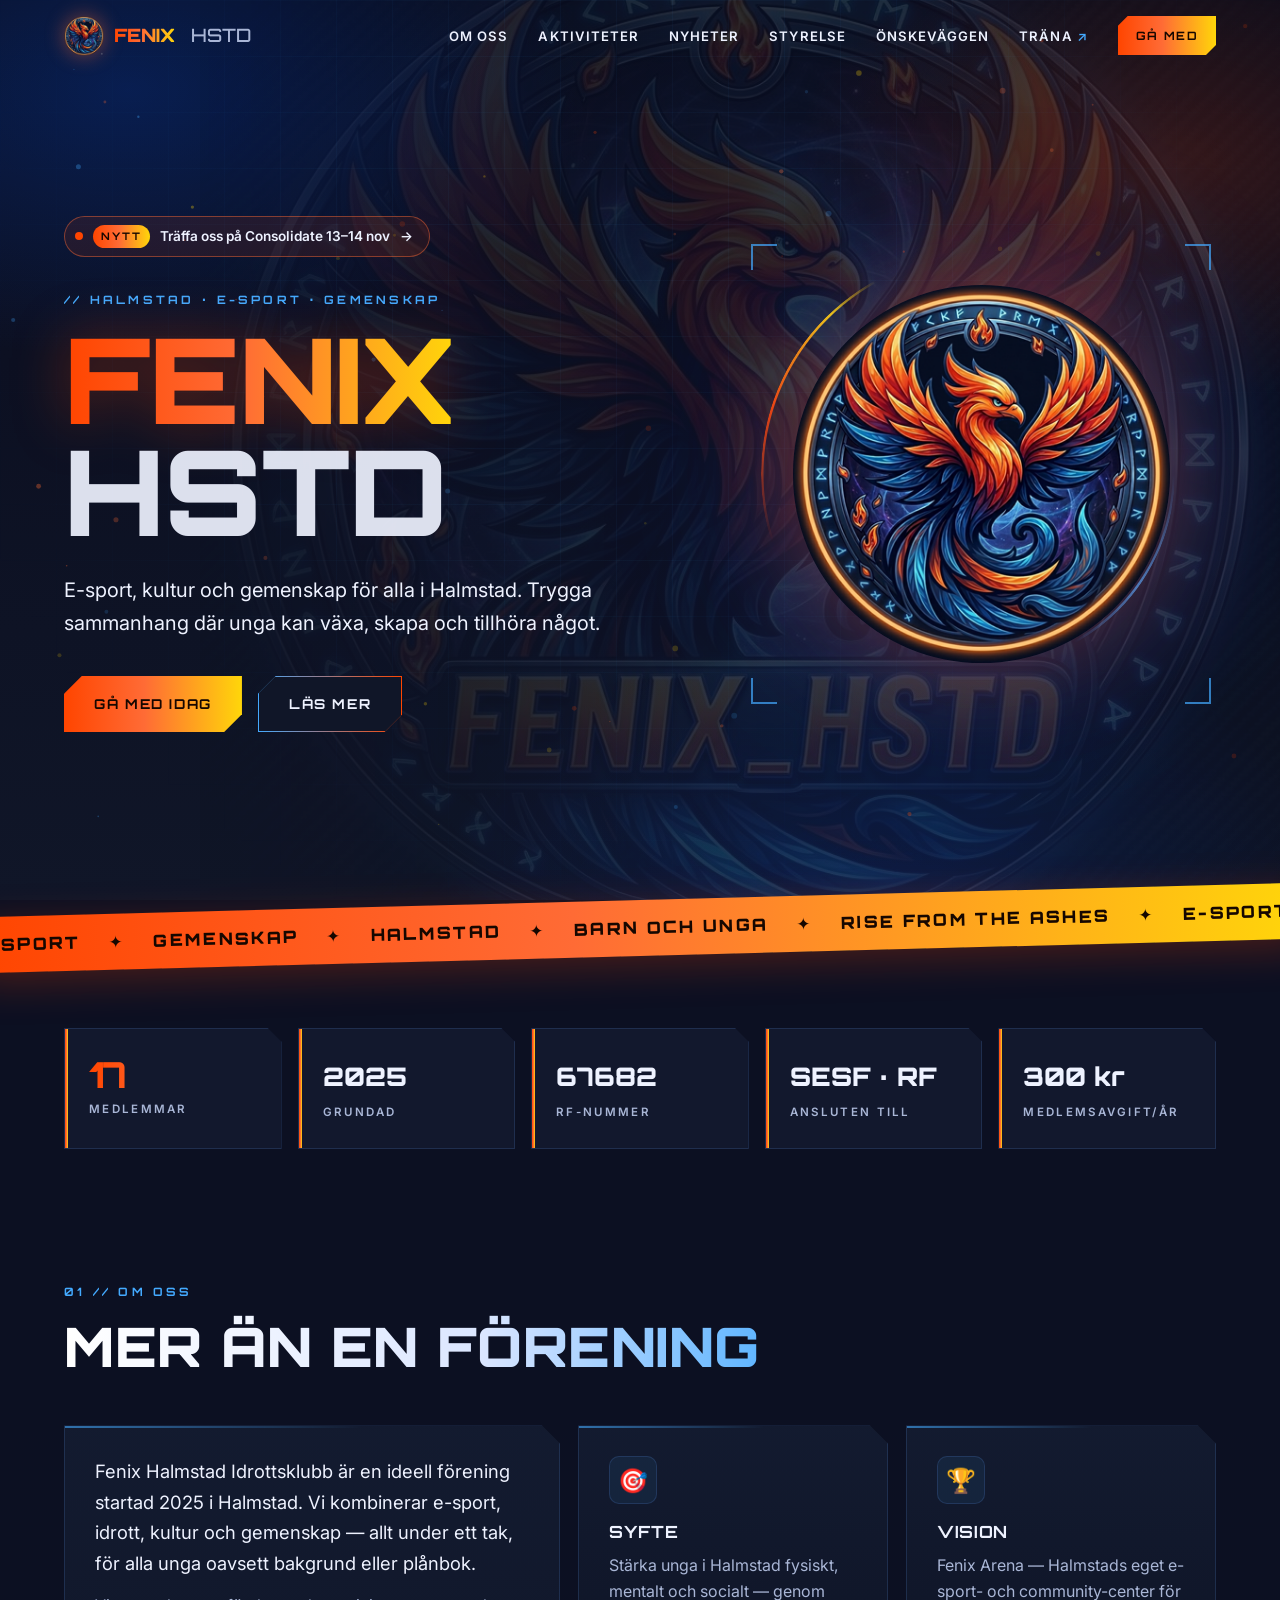
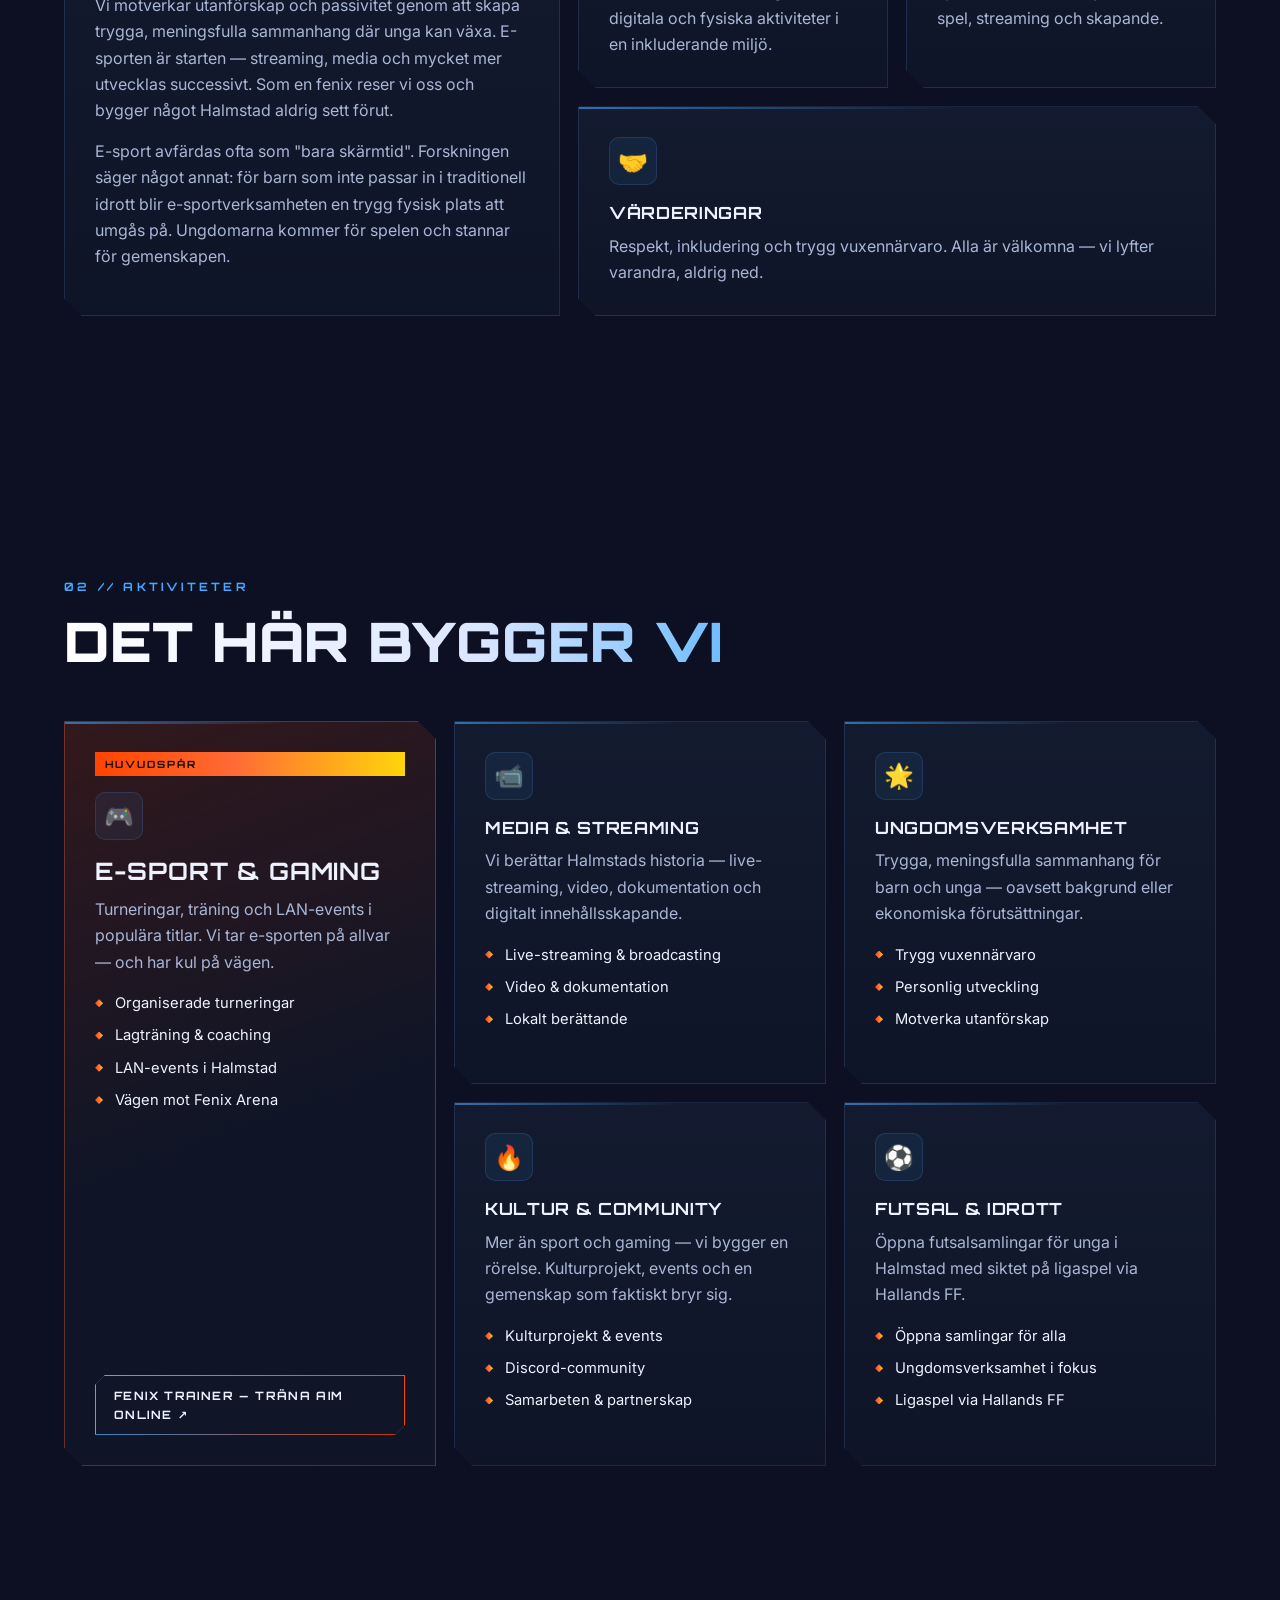
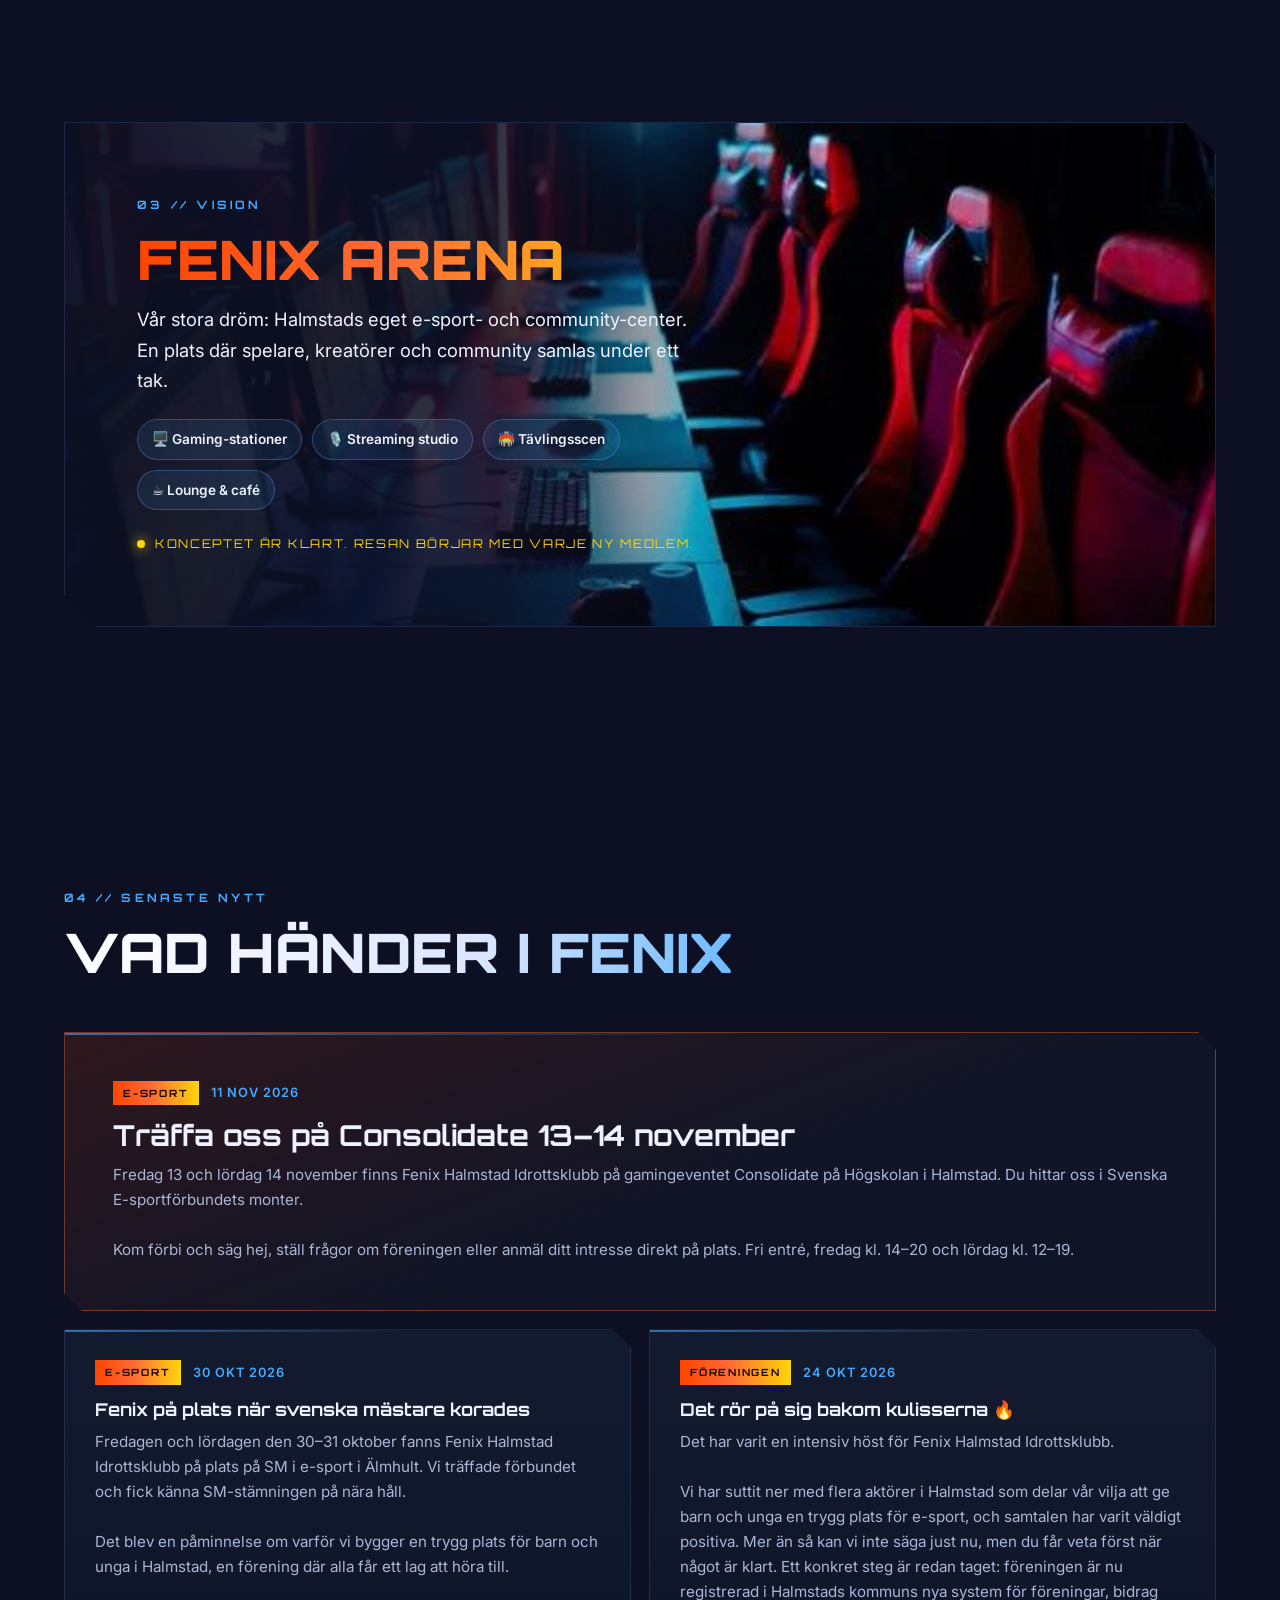
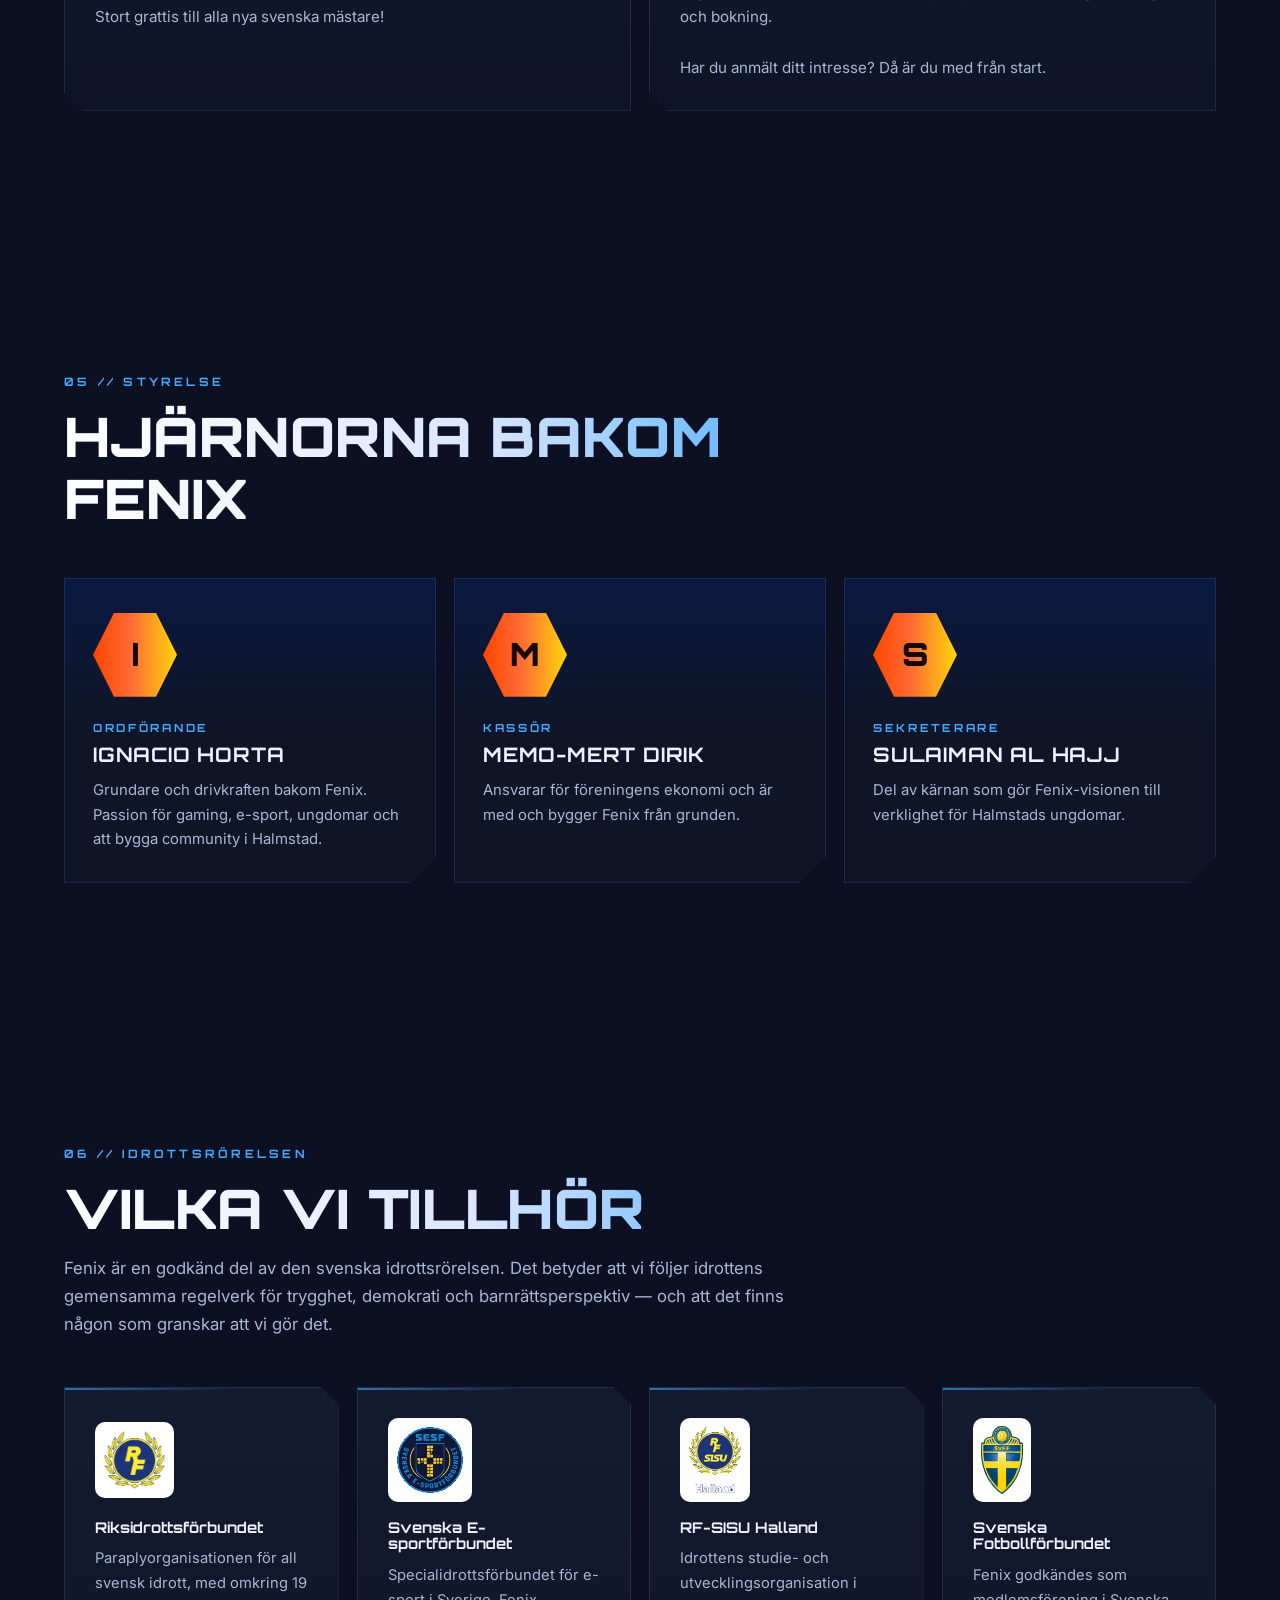
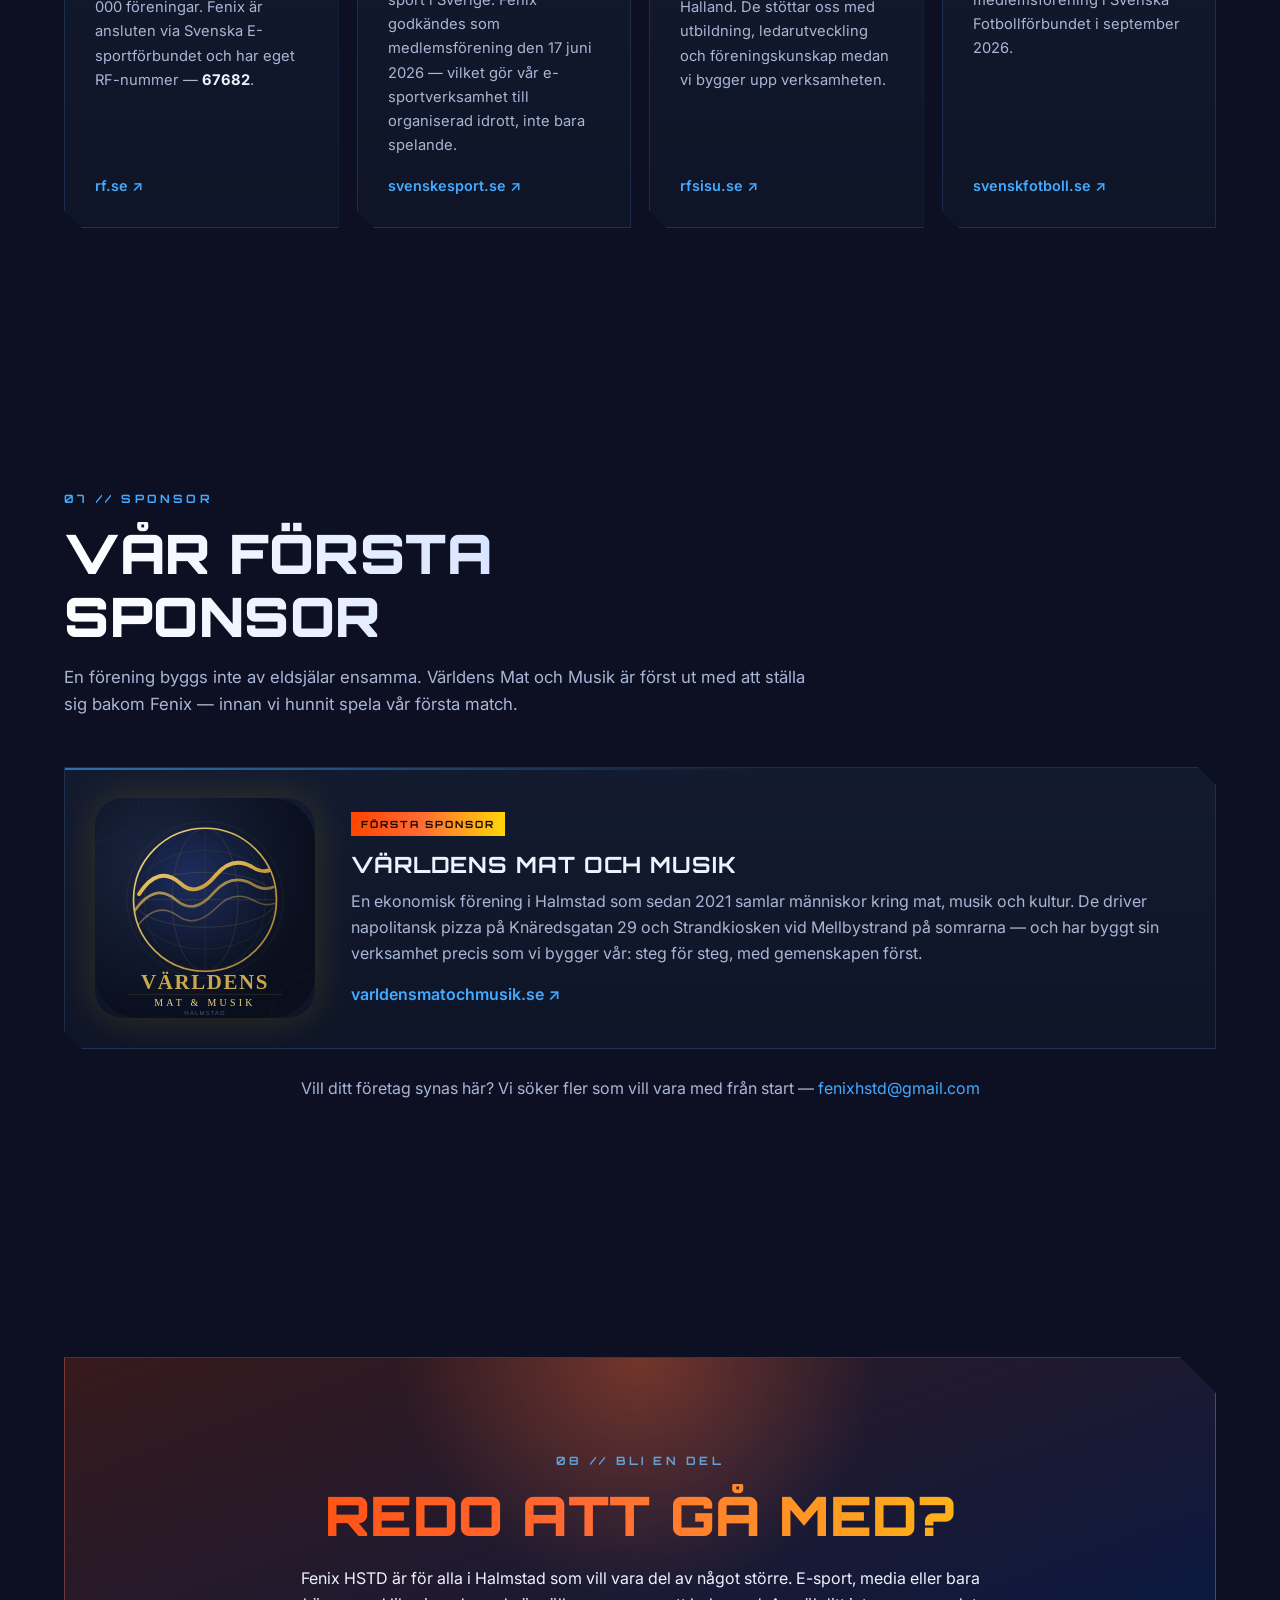
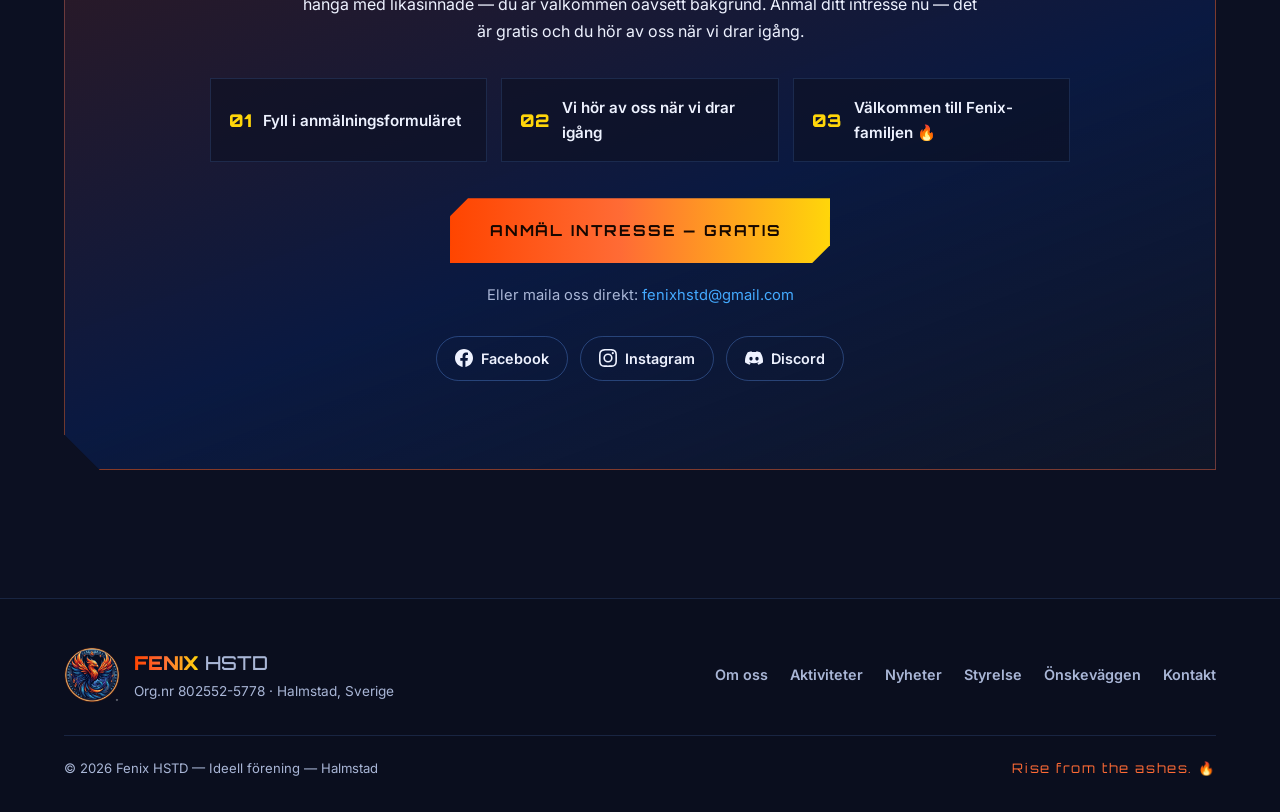
<file: index.html>
<!DOCTYPE html>
<html lang="sv">
<head>
  <meta charset="UTF-8" />
  <meta name="viewport" content="width=device-width, initial-scale=1.0" />
  <title>Fenix HSTD — E-sport och gemenskap för barn och unga i Halmstad</title>
  <meta name="description" content="Fenix Halmstad Idrottsklubb är en ideell e-sportförening för barn och unga i Halmstad. Medlem i Svenska E-sportförbundet och RF. Anmäl intresse gratis." />
  <link rel="canonical" href="https://fenixhstd.se/" />
  <link rel="icon" type="image/png" sizes="64x64" href="images/site/favicon-64.png" />
  <link rel="apple-touch-icon" href="images/site/apple-touch-icon.png" />
  <meta name="theme-color" content="#0c1022" />

  <!-- Open Graph (Facebook, Instagram, Discord m.fl.) -->
  <meta property="og:type" content="website" />
  <meta property="og:url" content="https://fenixhstd.se/" />
  <meta property="og:title" content="Fenix HSTD — E-sport och gemenskap i Halmstad" />
  <meta property="og:description" content="Ideell e-sportförening för barn och unga i Halmstad. Startad 2025. Öppen för alla." />
  <meta property="og:image" content="https://fenixhstd.se/images/site/og-delningsbild.jpg" />
  <meta property="og:locale" content="sv_SE" />
  <meta property="og:site_name" content="Fenix HSTD" />

  <!-- Twitter / X Card -->
  <meta name="twitter:card" content="summary_large_image" />
  <meta name="twitter:title" content="Fenix HSTD — E-sport och gemenskap i Halmstad" />
  <meta name="twitter:description" content="Ideell e-sportförening för barn och unga i Halmstad." />
  <meta name="twitter:image" content="https://fenixhstd.se/images/site/og-delningsbild.jpg" />

  <meta name="robots" content="index, follow" />

  <script type="application/ld+json">
  {
    "@context": "https://schema.org",
    "@type": "SportsOrganization",
    "name": "Fenix Halmstad Idrottsklubb",
    "alternateName": "Fenix HSTD",
    "url": "https://fenixhstd.se/",
    "logo": "https://fenixhstd.se/images/site/fenix-logo-400.png",
    "email": "fenixhstd@gmail.com",
    "foundingDate": "2025",
    "sport": "E-sport",
    "taxID": "802552-5778",
    "address": { "@type": "PostalAddress", "addressLocality": "Halmstad", "addressCountry": "SE" },
    "memberOf": [
      { "@type": "SportsOrganization", "name": "Svenska E-sportförbundet", "url": "https://www.svenskesport.se" },
      { "@type": "SportsOrganization", "name": "Riksidrottsförbundet", "url": "https://www.rf.se" }
    ],
    "sameAs": [
      "https://www.facebook.com/FenixHalmstad",
      "https://www.instagram.com/fenix_hstd"
    ]
  }
  </script>

  <link rel="preconnect" href="https://fonts.googleapis.com" />
  <link rel="preconnect" href="https://fonts.gstatic.com" crossorigin />
  <link href="https://fonts.googleapis.com/css2?family=Orbitron:wght@500;700;900&family=Inter:wght@400;500;600;700&display=swap" rel="stylesheet" />
  <link rel="preload" as="image" href="images/site/fenix-logo-400.png" fetchpriority="high" />
  <link rel="stylesheet" href="style.css" />
</head>
<body>

  <a class="skip-link" href="#main">Hoppa till innehållet</a>

  <!-- Glöd-partiklar (stängs av vid "minska rörelse") -->
  <canvas id="canvas" aria-hidden="true"></canvas>
  <div class="grid-overlay" aria-hidden="true"></div>

  <!-- NAVBAR -->
  <header id="navbar">
    <div class="nav-inner">
      <a href="#hero" class="logo" aria-label="Fenix HSTD, till toppen">
        <img src="images/site/fenix-logo-96.png" width="40" height="40" alt="" class="logo-img" />
        <span class="logo-fenix">FENIX</span><span class="logo-tag">HSTD</span>
      </a>
      <button class="burger" id="burger" aria-label="Öppna menyn" aria-expanded="false" aria-controls="nav-links">
        <span></span><span></span><span></span>
      </button>
      <nav aria-label="Huvudmeny">
        <ul class="nav-links" id="nav-links">
          <li><a href="#om">Om oss</a></li>
          <li><a href="#aktiviteter">Aktiviteter</a></li>
          <li><a href="#nyheter">Nyheter</a></li>
          <li><a href="#styrelse">Styrelse</a></li>
          <li><a href="onskevagg.html">Önskeväggen</a></li>
          <li><a href="https://trainer.fenixhstd.se" target="_blank" rel="noopener">Träna <span class="ext" aria-hidden="true">↗</span><span class="sr-only">(öppnas i nytt fönster)</span></a></li>
          <li><a href="#ga-med" class="btn btn-fire btn-sm">Gå med</a></li>
        </ul>
      </nav>
    </div>
  </header>

  <main id="main">

  <!-- HERO -->
  <section id="hero" aria-labelledby="hero-title">
    <div class="hero-bg" aria-hidden="true"></div>
    <div class="container hero-grid">
      <div class="hero-text">
        <a href="#nyheter" class="live-pill reveal">
          <span class="live-dot" aria-hidden="true"></span>
          <span class="live-label">Nytt</span>
          Träffa oss på Consolidate 13–14 nov
          <span aria-hidden="true">→</span>
        </a>
        <p class="hud-label reveal">// Halmstad · E-sport · Gemenskap</p>
        <h1 id="hero-title" class="hero-title">
          <span class="glitch" data-text="FENIX">FENIX</span><span class="hero-title-tag">HSTD</span>
        </h1>
        <p class="hero-desc reveal">
          E-sport, kultur och gemenskap för alla i Halmstad.
          Trygga sammanhang där unga kan växa, skapa och tillhöra något.
        </p>
        <div class="hero-cta reveal">
          <a href="#ga-med" class="btn btn-fire">Gå med idag</a>
          <a href="#om" class="btn btn-ghost">Läs mer</a>
        </div>
      </div>
      <div class="hero-emblem reveal" aria-hidden="true">
        <div class="emblem-ring"></div>
        <div class="emblem-ring emblem-ring-2"></div>
        <img src="images/site/fenix-logo-400.png" width="400" height="400" alt="" class="emblem-img" fetchpriority="high" />
        <span class="hud-corner tl"></span><span class="hud-corner tr"></span>
        <span class="hud-corner bl"></span><span class="hud-corner br"></span>
      </div>
    </div>
  </section>

  <!-- TICKER -->
  <div class="ticker" aria-hidden="true">
    <div class="ticker-track">
      <span>E-sport</span><i>✦</i><span>Gemenskap</span><i>✦</i><span>Halmstad</span><i>✦</i><span>Barn och unga</span><i>✦</i><span>Rise from the ashes</span><i>✦</i>
      <span>E-sport</span><i>✦</i><span>Gemenskap</span><i>✦</i><span>Halmstad</span><i>✦</i><span>Barn och unga</span><i>✦</i><span>Rise from the ashes</span><i>✦</i>
    </div>
  </div>

  <!-- STATS -->
  <section class="stats" aria-label="Fenix i siffror">
    <div class="container stats-grid">
      <div class="stat reveal"><span class="stat-num" id="antal-medlemmar">17</span><span class="stat-label">Medlemmar</span></div>
      <div class="stat reveal" style="--delay:.08s"><span class="stat-num">2025</span><span class="stat-label">Grundad</span></div>
      <div class="stat reveal" style="--delay:.16s"><span class="stat-num">67682</span><span class="stat-label">RF-nummer</span></div>
      <div class="stat reveal" style="--delay:.24s"><span class="stat-num">SESF · RF</span><span class="stat-label">Ansluten till</span></div>
      <div class="stat reveal" style="--delay:.32s"><span class="stat-num">300 kr</span><span class="stat-label">Medlemsavgift/år</span></div>
    </div>
  </section>

  <!-- OM OSS -->
  <section id="om" class="section" aria-labelledby="om-title">
    <div class="container">
      <div class="section-header reveal">
        <span class="hud-label">01 // Om oss</span>
        <h2 id="om-title">Mer än en förening</h2>
      </div>
      <div class="bento om-bento">
        <article class="panel panel-lg reveal">
          <p class="lead">
            Fenix Halmstad Idrottsklubb är en ideell förening startad 2025 i Halmstad. Vi kombinerar
            e-sport, idrott, kultur och gemenskap — allt under ett tak,
            för alla unga oavsett bakgrund eller plånbok.
          </p>
          <p>
            Vi motverkar utanförskap och passivitet genom att skapa trygga, meningsfulla
            sammanhang där unga kan växa. E-sporten är starten — streaming, media
            och mycket mer utvecklas successivt. Som en fenix
            reser vi oss och bygger något Halmstad aldrig sett förut.
          </p>
          <p>
            E-sport avfärdas ofta som &quot;bara skärmtid&quot;. Forskningen säger något annat:
            för barn som inte passar in i traditionell idrott blir e-sportverksamheten en
            trygg fysisk plats att umgås på. Ungdomarna kommer för spelen och stannar
            för gemenskapen.
          </p>
        </article>
        <article class="panel reveal" style="--delay:.1s">
          <span class="panel-icon" aria-hidden="true">🎯</span>
          <h3>Syfte</h3>
          <p>Stärka unga i Halmstad fysiskt, mentalt och socialt — genom digitala och fysiska aktiviteter i en inkluderande miljö.</p>
        </article>
        <article class="panel reveal" style="--delay:.2s">
          <span class="panel-icon" aria-hidden="true">🏆</span>
          <h3>Vision</h3>
          <p>Fenix Arena — Halmstads eget e-sport- och community-center för spel, streaming och skapande.</p>
        </article>
        <article class="panel reveal" style="--delay:.3s">
          <span class="panel-icon" aria-hidden="true">🤝</span>
          <h3>Värderingar</h3>
          <p>Respekt, inkludering och trygg vuxennärvaro. Alla är välkomna — vi lyfter varandra, aldrig ned.</p>
        </article>
      </div>
    </div>
  </section>

  <!-- AKTIVITETER -->
  <section id="aktiviteter" class="section" aria-labelledby="akt-title">
    <div class="container">
      <div class="section-header reveal">
        <span class="hud-label">02 // Aktiviteter</span>
        <h2 id="akt-title">Det här bygger vi</h2>
      </div>
      <div class="bento akt-bento">

        <article class="panel akt akt-feature reveal">
          <span class="akt-tag">Huvudspår</span>
          <span class="panel-icon" aria-hidden="true">🎮</span>
          <h3>E-sport &amp; Gaming</h3>
          <p>Turneringar, träning och LAN-events i populära titlar. Vi tar e-sporten på allvar — och har kul på vägen.</p>
          <ul>
            <li>Organiserade turneringar</li>
            <li>Lagträning &amp; coaching</li>
            <li>LAN-events i Halmstad</li>
            <li>Vägen mot Fenix Arena</li>
          </ul>
          <a href="https://trainer.fenixhstd.se" target="_blank" rel="noopener" class="btn btn-ghost btn-sm">Fenix Trainer — Träna aim online ↗<span class="sr-only"> (öppnas i nytt fönster)</span></a>
        </article>

        <article class="panel akt reveal" style="--delay:.16s">
          <span class="panel-icon" aria-hidden="true">📹</span>
          <h3>Media &amp; Streaming</h3>
          <p>Vi berättar Halmstads historia — live-streaming, video, dokumentation och digitalt innehållsskapande.</p>
          <ul>
            <li>Live-streaming &amp; broadcasting</li>
            <li>Video &amp; dokumentation</li>
            <li>Lokalt berättande</li>
          </ul>
        </article>

        <article class="panel akt reveal" style="--delay:.08s">
          <span class="panel-icon" aria-hidden="true">🌟</span>
          <h3>Ungdomsverksamhet</h3>
          <p>Trygga, meningsfulla sammanhang för barn och unga — oavsett bakgrund eller ekonomiska förutsättningar.</p>
          <ul>
            <li>Trygg vuxennärvaro</li>
            <li>Personlig utveckling</li>
            <li>Motverka utanförskap</li>
          </ul>
        </article>

        <article class="panel akt reveal" style="--delay:.16s">
          <span class="panel-icon" aria-hidden="true">🔥</span>
          <h3>Kultur &amp; Community</h3>
          <p>Mer än sport och gaming — vi bygger en rörelse. Kulturprojekt, events och en gemenskap som faktiskt bryr sig.</p>
          <ul>
            <li>Kulturprojekt &amp; events</li>
            <li>Discord-community</li>
            <li>Samarbeten &amp; partnerskap</li>
          </ul>
        </article>

        <article class="panel akt reveal" style="--delay:.24s">
          <span class="panel-icon" aria-hidden="true">⚽</span>
          <h3>Futsal &amp; Idrott</h3>
          <p>Öppna futsalsamlingar för unga i Halmstad med siktet på ligaspel via Hallands FF.</p>
          <ul>
            <li>Öppna samlingar för alla</li>
            <li>Ungdomsverksamhet i fokus</li>
            <li>Ligaspel via Hallands FF</li>
          </ul>
        </article>

      </div>
    </div>
  </section>

  <!-- VISION — Fenix Arena -->
  <section id="arena" class="section" aria-labelledby="arena-title">
    <div class="container">
      <div class="arena reveal">
        <img src="images/site/arena-setup.jpg" width="1500" height="500" loading="lazy" alt="Gamingdatorer i rad med röd belysning" class="arena-img" />
        <div class="arena-overlay">
          <span class="hud-label">03 // Vision</span>
          <h2 id="arena-title">Fenix Arena</h2>
          <p class="lead">
            Vår stora dröm: Halmstads eget e-sport- och community-center.
            En plats där spelare, kreatörer och community samlas under ett tak.
          </p>
          <ul class="arena-chips">
            <li>🖥️ Gaming-stationer</li>
            <li>🎙️ Streaming studio</li>
            <li>🏟️ Tävlingsscen</li>
            <li>☕ Lounge &amp; café</li>
          </ul>
          <p class="arena-status"><span class="status-dot" aria-hidden="true"></span> Konceptet är klart. Resan börjar med varje ny medlem.</p>
        </div>
      </div>
    </div>
  </section>

  <!-- SENASTE NYTT -->
  <section id="nyheter" class="section" aria-labelledby="nyheter-title">
    <div class="container">
      <div class="section-header reveal">
        <span class="hud-label">04 // Senaste nytt</span>
        <h2 id="nyheter-title">Vad händer i Fenix</h2>
      </div>
      <div id="news-grid" class="news-grid" aria-live="polite">
        <p class="news-empty">Nyheterna laddas …</p>
      </div>
    </div>
  </section>

  <!-- STYRELSE -->
  <section id="styrelse" class="section" aria-labelledby="styrelse-title">
    <div class="container">
      <div class="section-header reveal">
        <span class="hud-label">05 // Styrelse</span>
        <h2 id="styrelse-title">Hjärnorna bakom Fenix</h2>
      </div>
      <div class="roster">
        <article class="player reveal">
          <div class="player-avatar" aria-hidden="true">I</div>
          <span class="player-role">Ordförande</span>
          <h3>Ignacio Horta</h3>
          <p>Grundare och drivkraften bakom Fenix. Passion för gaming, e-sport, ungdomar och att bygga community i Halmstad.</p>
        </article>
        <article class="player reveal" style="--delay:.1s">
          <div class="player-avatar" aria-hidden="true">M</div>
          <span class="player-role">Kassör</span>
          <h3>Memo-Mert Dirik</h3>
          <p>Ansvarar för föreningens ekonomi och är med och bygger Fenix från grunden.</p>
        </article>
        <article class="player reveal" style="--delay:.2s">
          <div class="player-avatar" aria-hidden="true">S</div>
          <span class="player-role">Sekreterare</span>
          <h3>Sulaiman Al Hajj</h3>
          <p>Del av kärnan som gör Fenix-visionen till verklighet för Halmstads ungdomar.</p>
        </article>
      </div>
    </div>
  </section>

  <!-- SAMARBETEN & TILLHÖRIGHET -->
  <section id="samarbeten" class="section" aria-labelledby="samarbeten-title">
    <div class="container">
      <div class="section-header reveal">
        <span class="hud-label">06 // Idrottsrörelsen</span>
        <h2 id="samarbeten-title">Vilka vi tillhör</h2>
        <p class="section-intro">
          Fenix är en godkänd del av den svenska idrottsrörelsen. Det betyder att vi följer
          idrottens gemensamma regelverk för trygghet, demokrati och barnrättsperspektiv —
          och att det finns någon som granskar att vi gör det.
        </p>
      </div>

      <div class="org-grid">
        <article class="panel org reveal">
          <div class="org-logo"><img src="images/site/logo-rf.png" width="80" height="76" loading="lazy" alt="Riksidrottsförbundets logotyp" /></div>
          <h3>Riksidrottsförbundet</h3>
          <p>Paraplyorganisationen för all svensk idrott, med omkring 19 000 föreningar. Fenix är ansluten via Svenska E-sportförbundet och har eget RF-nummer — <strong>67682</strong>.</p>
          <a href="https://www.rf.se" target="_blank" rel="noopener">rf.se ↗<span class="sr-only"> (öppnas i nytt fönster)</span></a>
        </article>
        <article class="panel org reveal" style="--delay:.08s">
          <div class="org-logo"><img src="images/site/logo-sesf.png" width="124" height="124" loading="lazy" alt="Svenska E-sportförbundets logotyp" /></div>
          <h3>Svenska E-sportförbundet</h3>
          <p>Specialidrottsförbundet för e-sport i Sverige. Fenix godkändes som medlemsförening den 17 juni 2026 — vilket gör vår e-sportverksamhet till organiserad idrott, inte bara spelande.</p>
          <a href="https://www.svenskesport.se" target="_blank" rel="noopener">svenskesport.se ↗<span class="sr-only"> (öppnas i nytt fönster)</span></a>
        </article>
        <article class="panel org reveal" style="--delay:.16s">
          <div class="org-logo"><img src="images/site/logo-rfsisu.png" width="79" height="100" loading="lazy" alt="RF-SISU Hallands logotyp" /></div>
          <h3>RF-SISU Halland</h3>
          <p>Idrottens studie- och utvecklingsorganisation i Halland. De stöttar oss med utbildning, ledarutveckling och föreningskunskap medan vi bygger upp verksamheten.</p>
          <a href="https://www.rfsisu.se/distrikt/halland" target="_blank" rel="noopener">rfsisu.se ↗<span class="sr-only"> (öppnas i nytt fönster)</span></a>
        </article>
        <article class="panel org reveal" style="--delay:.24s">
          <div class="org-logo"><img src="images/site/logo-svff.svg" width="63" height="100" loading="lazy" alt="Svenska Fotbollförbundets logotyp" /></div>
          <h3>Svenska Fotbollförbundet</h3>
          <p>Fenix godkändes som medlemsförening i Svenska Fotbollförbundet i september 2026.</p>
          <a href="https://www.svenskfotboll.se" target="_blank" rel="noopener">svenskfotboll.se ↗<span class="sr-only"> (öppnas i nytt fönster)</span></a>
        </article>
      </div>
    </div>
  </section>

  <!-- SPONSOR -->
  <section id="sponsorer" class="section" aria-labelledby="sponsor-title">
    <div class="container">
      <div class="section-header reveal">
        <span class="hud-label">07 // Sponsor</span>
        <h2 id="sponsor-title">Vår första sponsor</h2>
        <p class="section-intro">
          En förening byggs inte av eldsjälar ensamma. Världens Mat och Musik är först ut med
          att ställa sig bakom Fenix — innan vi hunnit spela vår första match.
        </p>
      </div>
      <article class="panel sponsor reveal">
        <a class="sponsor-logo" href="https://www.varldensmatochmusik.se/" target="_blank" rel="noopener">
          <img src="images/site/logo-varldens.svg" width="220" height="220" loading="lazy" alt="Världens Mat och Musiks logotyp (öppnas i nytt fönster)" />
        </a>
        <div class="sponsor-body">
          <span class="akt-tag">Första sponsor</span>
          <h3>Världens Mat och Musik</h3>
          <p>
            En ekonomisk förening i Halmstad som sedan 2021 samlar människor kring mat, musik
            och kultur. De driver napolitansk pizza på Knäredsgatan 29 och Strandkiosken vid
            Mellbystrand på somrarna — och har byggt sin verksamhet precis som vi bygger vår:
            steg för steg, med gemenskapen först.
          </p>
          <a href="https://www.varldensmatochmusik.se/" target="_blank" rel="noopener">varldensmatochmusik.se ↗<span class="sr-only"> (öppnas i nytt fönster)</span></a>
        </div>
      </article>
      <p class="sponsor-cta reveal">
        Vill ditt företag synas här? Vi söker fler som vill vara med från start —
        <a href="mailto:fenixhstd@gmail.com">fenixhstd@gmail.com</a>
      </p>
    </div>
  </section>

  <!-- GÅ MED -->
  <section id="ga-med" class="section" aria-labelledby="ga-med-title">
    <div class="container">
      <div class="join reveal">
        <div class="join-glow" aria-hidden="true"></div>
        <span class="hud-label">08 // Bli en del</span>
        <h2 id="ga-med-title">Redo att gå med?</h2>
        <p class="join-lead">
          Fenix HSTD är för alla i Halmstad som vill vara del av något större.
          E-sport, media eller bara hänga med likasinnade —
          du är välkommen oavsett bakgrund. Anmäl ditt intresse nu — det är gratis och du hör av oss när vi drar igång.
        </p>
        <ol class="join-steps">
          <li><span class="step-num">01</span> Fyll i anmälningsformuläret</li>
          <li><span class="step-num">02</span> Vi hör av oss när vi drar igång</li>
          <li><span class="step-num">03</span> Välkommen till Fenix-familjen 🔥</li>
        </ol>
        <a href="https://docs.google.com/forms/d/e/1FAIpQLSdjhJAkLt0iFeia3oJbiAf-sZGKxwlrSWJQc11hEMbTPMQu2Q/viewform" class="btn btn-fire btn-lg" target="_blank" rel="noopener">
          Anmäl intresse — gratis<span class="sr-only"> (öppnas i nytt fönster)</span>
        </a>
        <p class="join-mail">Eller maila oss direkt: <a href="mailto:fenixhstd@gmail.com">fenixhstd@gmail.com</a></p>
        <div class="social-links">
          <a href="https://www.facebook.com/FenixHalmstad" class="social-link" target="_blank" rel="noopener">
            <svg viewBox="0 0 24 24" fill="currentColor" aria-hidden="true"><path d="M24 12.073c0-6.627-5.373-12-12-12s-12 5.373-12 12c0 5.99 4.388 10.954 10.125 11.854v-8.385H7.078v-3.47h3.047V9.43c0-3.007 1.792-4.669 4.533-4.669 1.312 0 2.686.235 2.686.235v2.953H15.83c-1.491 0-1.956.925-1.956 1.874v2.25h3.328l-.532 3.47h-2.796v8.385C19.612 23.027 24 18.062 24 12.073z"/></svg>
            Facebook
          </a>
          <a href="https://www.instagram.com/fenix_hstd" class="social-link" target="_blank" rel="noopener">
            <svg viewBox="0 0 24 24" fill="currentColor" aria-hidden="true"><path d="M12 2.163c3.204 0 3.584.012 4.85.07 3.252.148 4.771 1.691 4.919 4.919.058 1.265.069 1.645.069 4.849 0 3.205-.012 3.584-.069 4.849-.149 3.225-1.664 4.771-4.919 4.919-1.266.058-1.644.07-4.85.07-3.204 0-3.584-.012-4.849-.07-3.26-.149-4.771-1.699-4.919-4.92-.058-1.265-.07-1.644-.07-4.849 0-3.204.013-3.583.07-4.849.149-3.227 1.664-4.771 4.919-4.919 1.266-.057 1.645-.069 4.849-.069zM12 0C8.741 0 8.333.014 7.053.072 2.695.272.273 2.69.073 7.052.014 8.333 0 8.741 0 12c0 3.259.014 3.668.072 4.948.2 4.358 2.618 6.78 6.98 6.98C8.333 23.986 8.741 24 12 24c3.259 0 3.668-.014 4.948-.072 4.354-.2 6.782-2.618 6.979-6.98.059-1.28.073-1.689.073-4.948 0-3.259-.014-3.667-.072-4.947-.196-4.354-2.617-6.78-6.979-6.98C15.668.014 15.259 0 12 0zm0 5.838a6.162 6.162 0 100 12.324 6.162 6.162 0 000-12.324zM12 16a4 4 0 110-8 4 4 0 010 8zm6.406-11.845a1.44 1.44 0 100 2.881 1.44 1.44 0 000-2.881z"/></svg>
            Instagram
          </a>
          <a href="https://discord.gg/fenix_hstd" class="social-link" target="_blank" rel="noopener">
            <svg viewBox="0 0 24 24" fill="currentColor" aria-hidden="true"><path d="M20.317 4.37a19.791 19.791 0 0 0-4.885-1.515.074.074 0 0 0-.079.037c-.21.375-.444.864-.608 1.25a18.27 18.27 0 0 0-5.487 0 12.64 12.64 0 0 0-.617-1.25.077.077 0 0 0-.079-.037A19.736 19.736 0 0 0 3.677 4.37a.07.07 0 0 0-.032.027C.533 9.046-.32 13.58.099 18.057.1 18.08.114 18.1.134 18.117a19.9 19.9 0 0 0 5.993 3.03.078.078 0 0 0 .084-.028 14.09 14.09 0 0 0 1.226-1.994.076.076 0 0 0-.041-.106 13.107 13.107 0 0 1-1.872-.892.077.077 0 0 1-.008-.128 10.2 10.2 0 0 0 .372-.292.074.074 0 0 1 .077-.01c3.928 1.793 8.18 1.793 12.062 0a.074.074 0 0 1 .078.01c.12.098.246.198.373.292a.077.077 0 0 1-.006.127 12.299 12.299 0 0 1-1.873.892.077.077 0 0 0-.041.107c.36.698.772 1.362 1.225 1.993a.076.076 0 0 0 .084.028 19.839 19.839 0 0 0 6.002-3.03.077.077 0 0 0 .032-.054c.5-5.177-.838-9.674-3.549-13.66a.061.061 0 0 0-.031-.03zM8.02 15.33c-1.183 0-2.157-1.085-2.157-2.419 0-1.333.956-2.419 2.157-2.419 1.21 0 2.176 1.096 2.157 2.42 0 1.333-.956 2.418-2.157 2.418zm7.975 0c-1.183 0-2.157-1.085-2.157-2.419 0-1.333.955-2.419 2.157-2.419 1.21 0 2.176 1.096 2.157 2.42 0 1.333-.946 2.418-2.157 2.418z"/></svg>
            Discord
          </a>
        </div>
      </div>
    </div>
  </section>

  </main>

  <!-- FOOTER -->
  <footer class="footer">
    <div class="container">
      <div class="footer-inner">
        <div class="footer-brand">
          <img src="images/site/fenix-logo-96.png" width="56" height="56" alt="" loading="lazy" />
          <div>
            <div class="footer-wordmark"><span class="logo-fenix">FENIX</span><span class="logo-tag">HSTD</span></div>
            <p>Org.nr 802552-5778 · Halmstad, Sverige</p>
          </div>
        </div>
        <nav class="footer-links" aria-label="Sidfot">
          <a href="#om">Om oss</a>
          <a href="#aktiviteter">Aktiviteter</a>
          <a href="#nyheter">Nyheter</a>
          <a href="#styrelse">Styrelse</a>
          <a href="onskevagg.html">Önskeväggen</a>
          <a href="mailto:fenixhstd@gmail.com">Kontakt</a>
        </nav>
      </div>
      <div class="footer-bottom">
        <p>© 2026 Fenix HSTD — Ideell förening — Halmstad</p>
        <p class="footer-motto">Rise from the ashes. 🔥</p>
      </div>
    </div>
  </footer>

  <script src="script.js" defer></script>
</body>
</html>
</file>
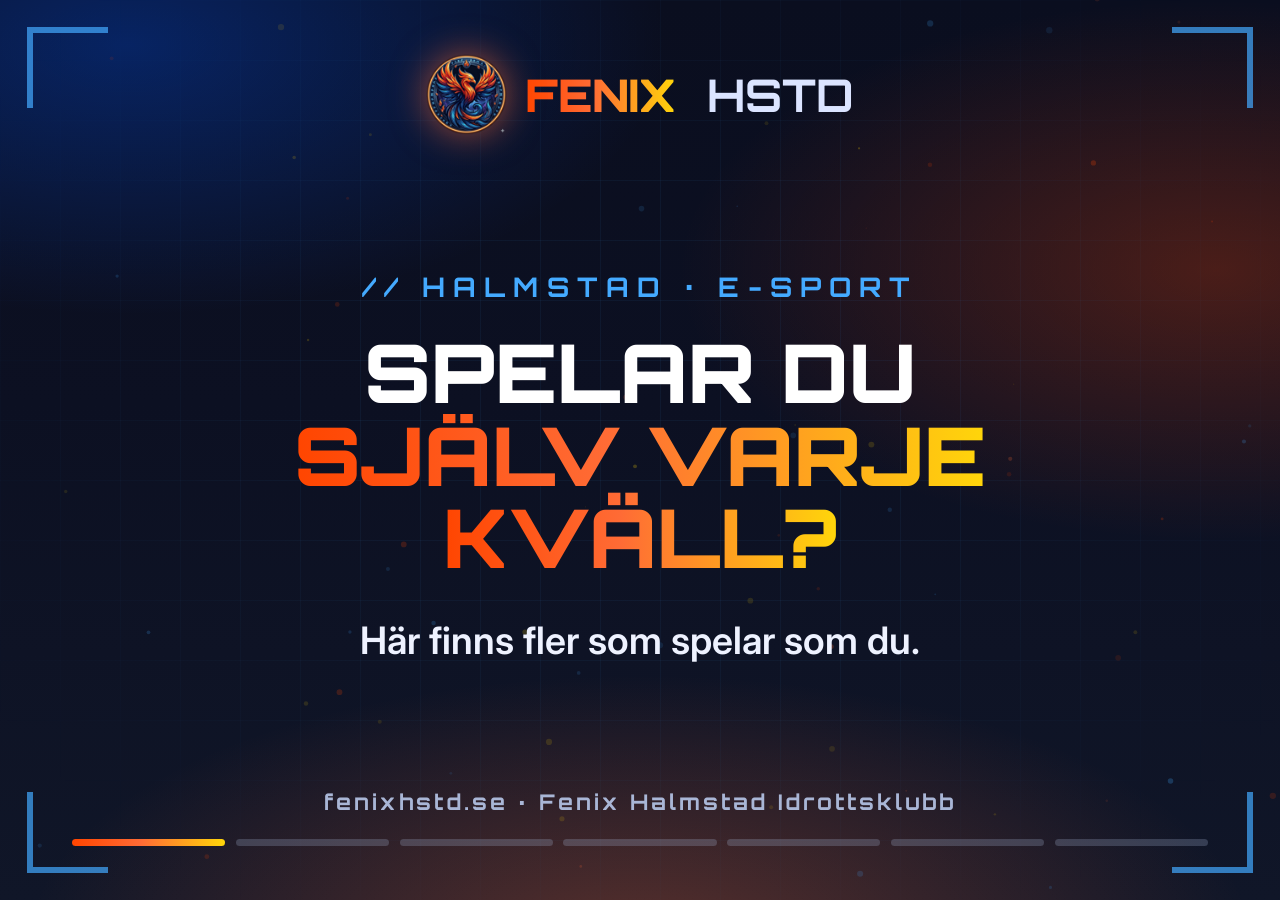
<file: monter.html>
<!DOCTYPE html>
<html lang="sv">
<head>
  <meta charset="UTF-8" />
  <meta name="viewport" content="width=device-width, initial-scale=1.0" />
  <title>Fenix HSTD — montern</title>
  <meta name="robots" content="noindex" />
  <link rel="icon" type="image/png" sizes="64x64" href="images/site/favicon-64.png" />
  <link rel="preconnect" href="https://fonts.googleapis.com" />
  <link rel="preconnect" href="https://fonts.gstatic.com" crossorigin />
  <link href="https://fonts.googleapis.com/css2?family=Orbitron:wght@700;900&family=Inter:wght@500;600;700&display=swap" rel="stylesheet" />
  <style>
    :root { --fire:#ff4500; --gold:#ffd60a; --blue:#44aaff; --text:#eef2ff; --muted:#a9b6d6; --line:rgba(100,160,255,.25);
      --grad:linear-gradient(90deg,#ff4500 0%,#ff6b35 45%,#ffd60a 100%); --head:'Orbitron',system-ui,sans-serif; --u: min(1vw, .5625vh); }
    *, *::before, *::after { box-sizing: border-box; margin: 0; padding: 0; }
    html, body { height: 100%; overflow: hidden; background: #0c1022; color: var(--text); font-family: 'Inter', system-ui, sans-serif; cursor: none; }
    body::before { content: ''; position: fixed; inset: 0; background:
      radial-gradient(70vw 50vh at 10% 5%, rgba(0,85,255,.30), transparent 60%),
      radial-gradient(70vw 50vh at 95% 30%, rgba(255,69,0,.26), transparent 60%),
      radial-gradient(80vw 50vh at 50% 105%, rgba(255,107,53,.30), transparent 60%),
      linear-gradient(180deg,#0a0e1f,#0c1022 45%,#101628); }
    .grid { position: fixed; inset: 0; background-image: linear-gradient(rgba(68,170,255,.06) 1px,transparent 1px),linear-gradient(90deg,rgba(68,170,255,.06) 1px,transparent 1px);
      background-size: 60px 60px; -webkit-mask-image: radial-gradient(ellipse at 50% 45%,#000 30%,transparent 85%); animation: drift 30s linear infinite; }
    @keyframes drift { to { background-position: 60px 60px, 60px 60px; } }
    canvas { position: fixed; inset: 0; pointer-events: none; }
    .corner { position: fixed; width: 9vmin; height: 9vmin; border: .7vmin solid var(--blue); opacity: .7; z-index: 3; }
    .c1 { top: 3vmin; left: 3vmin; border-right: 0; border-bottom: 0; } .c2 { top: 3vmin; right: 3vmin; border-left: 0; border-bottom: 0; }
    .c3 { bottom: 3vmin; left: 3vmin; border-right: 0; border-top: 0; } .c4 { bottom: 3vmin; right: 3vmin; border-left: 0; border-top: 0; }

    .brand { position: fixed; top: 6vmin; left: 0; right: 0; z-index: 4; display: flex; justify-content: center; align-items: center; gap: 2vmin;
      font-family: var(--head); font-weight: 900; font-size: 5vmin; }
    .brand img { width: 9vmin; height: 9vmin; filter: drop-shadow(0 0 2vmin rgba(255,107,53,.6)); }
    .fire { background: var(--grad); -webkit-background-clip: text; background-clip: text; color: transparent; }
    .brand .h { color: #dbe4ff; margin-left: .3em; font-weight: 700; }

    .slide { position: fixed; inset: 0; z-index: 2; display: flex; flex-direction: column; justify-content: center; align-items: center; text-align: center;
      padding: 20vmin 8vmin 16vmin; opacity: 0; transform: scale(1.06); transition: opacity .9s ease, transform 1.2s ease; pointer-events: none; }
    .slide.on { opacity: 1; transform: none; }
    .label { font-family: var(--head); font-weight: 700; letter-spacing: .3em; text-transform: uppercase; color: var(--blue); font-size: 3vmin; margin-bottom: 3vmin; }
    h1, h2 { font-family: var(--head); font-weight: 900; text-transform: uppercase; line-height: 1.02; }
    h1 { font-size: 11vmin; }
    h2 { font-size: 8.5vmin; }
    .big { font-size: 13vmin; }
    .sub { font-size: 4.2vmin; font-weight: 600; color: var(--text); margin-top: 4vmin; max-width: 80vmin; line-height: 1.35; }
    .w { color: #fff; }

    .glitch { position: relative; display: inline-block; }
    .slide.on .glitch::before, .slide.on .glitch::after { content: attr(data-t); position: absolute; inset: 0; background: inherit; -webkit-background-clip: text; background-clip: text; color: transparent; opacity: 0; }
    .slide.on .glitch::before { animation: g1 3s steps(1) infinite; } .slide.on .glitch::after { animation: g2 3s steps(1) infinite; }
    @keyframes g1 { 0%,88%,100% { opacity: 0 } 90% { opacity: .8; transform: translate(-1vmin,.3vmin); clip-path: inset(10% 0 55% 0) } 93% { opacity: .8; transform: translate(.8vmin,-.3vmin); clip-path: inset(60% 0 8% 0) } }
    @keyframes g2 { 0%,90%,100% { opacity: 0 } 92% { opacity: .7; transform: translate(1vmin,0); clip-path: inset(35% 0 35% 0); filter: hue-rotate(160deg) } }

    .emblem { width: 50vmin; height: 50vmin; border-radius: 50%; filter: drop-shadow(0 0 6vmin rgba(255,69,0,.45)) drop-shadow(0 0 9vmin rgba(0,85,255,.35)); animation: float 6s ease-in-out infinite; margin-bottom: 4vmin; }
    @keyframes float { 50% { transform: translateY(-2vmin); } }

    .qr { background: #fff; padding: 2.4vmin; border-radius: 2.4vmin; box-shadow: 0 0 8vmin rgba(255,107,53,.45); margin: 5vmin 0 4vmin; }
    .qr img { width: 42vmin; height: 42vmin; display: block; image-rendering: pixelated; }
    .steps { display: flex; gap: 4vmin; font-weight: 700; font-size: 3.8vmin; flex-wrap: wrap; justify-content: center; }
    .steps span { display: inline-grid; place-items: center; width: 6vmin; height: 6vmin; border-radius: 50%; background: var(--grad); color: #160700;
      font-family: var(--head); font-weight: 900; font-size: 3vmin; margin-right: 1.2vmin; vertical-align: middle; }

    .wishes { list-style: none; display: grid; gap: 2.4vmin; width: min(86vmin, 92vw); margin-top: 5vmin; text-align: left; }
    .wishes li { padding: 3vmin 3.6vmin; border: .3vmin solid var(--line); border-radius: 2vmin; background: rgba(12,16,34,.75);
      font-size: 4.2vmin; font-weight: 700; line-height: 1.3; overflow-wrap: anywhere; }
    .wishes li small { display: block; font-size: 2.4vmin; font-weight: 600; color: var(--muted); margin-bottom: .8vmin; }

    .facts { display: grid; gap: 3vmin; margin-top: 5vmin; width: min(80vmin, 90vw); }
    .fact { padding: 3vmin 4vmin; border-left: 1.2vmin solid var(--fire); background: rgba(21,29,50,.85); text-align: left; }
    .fact b { display: block; font-family: var(--head); font-weight: 900; font-size: 7vmin; }
    .fact span { font-family: var(--head); font-weight: 700; letter-spacing: .2em; text-transform: uppercase; color: var(--muted); font-size: 2.4vmin; }

    .tracks { display: grid; grid-template-columns: 1fr 1fr; gap: 2.6vmin; width: min(88vmin, 92vw); margin-top: 5vmin; }
    .track { padding: 3.6vmin 2.4vmin; border: .3vmin solid var(--line); background: rgba(21,29,50,.85); clip-path: polygon(0 0,calc(100% - 3vmin) 0,100% 3vmin,100% 100%,0 100%); }
    .track i { display: block; font-style: normal; font-size: 7vmin; margin-bottom: 1.4vmin; }
    .track b { font-family: var(--head); font-weight: 900; font-size: 3vmin; text-transform: uppercase; }

    .progress { position: fixed; left: 8vmin; right: 8vmin; bottom: 6vmin; z-index: 4; display: flex; gap: 1.2vmin; }
    .progress div { flex: 1; height: .8vmin; background: rgba(169,182,214,.25); border-radius: 1vmin; overflow: hidden; }
    .progress div i { display: block; height: 100%; width: 0; background: var(--grad); }
    .progress div.done i { width: 100%; }
    .progress div.run i { animation: fill var(--dur) linear forwards; }
    @keyframes fill { to { width: 100%; } }
    .foot { position: fixed; left: 0; right: 0; bottom: 9.5vmin; z-index: 4; text-align: center; font-family: var(--head); font-weight: 700; letter-spacing: .14em; font-size: 2.4vmin; color: var(--muted); }

    @media (orientation: landscape) {
      h1 { font-size: 9vmin; } .big { font-size: 11vmin; } h2 { font-size: 7vmin; }
      .tracks { grid-template-columns: repeat(4, 1fr); width: 92vw; }
      .qr img { width: 34vmin; height: 34vmin; }
      .emblem { width: 40vmin; height: 40vmin; }
    }
    @media (prefers-reduced-motion: reduce) { *, *::before, *::after { animation: none !important; transition: none !important; } }
  </style>
</head>
<body>
  <div class="grid" aria-hidden="true"></div>
  <canvas id="c" aria-hidden="true"></canvas>
  <span class="corner c1"></span><span class="corner c2"></span><span class="corner c3"></span><span class="corner c4"></span>
  <div class="brand"><img src="images/site/fenix-logo-96.png" alt=""><span class="fire">FENIX</span><span class="h">HSTD</span></div>

  <!-- 1. Hook -->
  <section class="slide" data-dur="8">
    <div class="label">// Halmstad · E-sport</div>
    <h1><span class="w">Spelar du</span><br><span class="fire glitch" data-t="själv varje">själv varje</span><br><span class="fire">kväll?</span></h1>
    <p class="sub">Här finns fler som spelar som du.</p>
  </section>

  <!-- 2. Fenix -->
  <section class="slide" data-dur="7">
    <img class="emblem" src="images/site/fenix-logo-400.png" alt="">
    <h1 class="big"><span class="fire glitch" data-t="FENIX">FENIX</span> <span class="w">HSTD</span></h1>
    <p class="sub">E-sport och gemenskap för barn och unga i Halmstad.</p>
  </section>

  <!-- 3. Önskeväggen -->
  <section class="slide" data-dur="10">
    <div class="label">// Önskeväggen</div>
    <h2><span class="w">Vad vill du att</span> <span class="fire">Fenix</span> <span class="w">ska göra?</span></h2>
    <div class="qr"><img src="images/site/qr-onskevagg.png" alt=""></div>
    <div class="steps"><div><span>1</span>Skanna</div><div><span>2</span>Skriv</div><div><span>3</span>Helt anonymt</div></div>
  </section>

  <!-- 4. Live-önskningar (hoppas över om väggen är tom) -->
  <section class="slide" data-dur="9" id="live">
    <div class="label">// Önskeväggen live</div>
    <h2><span class="w">Det här</span> <span class="fire">önskar</span> <span class="w">Halmstad</span></h2>
    <ul class="wishes" id="wishes"></ul>
  </section>

  <!-- 5. Fakta -->
  <section class="slide" data-dur="7">
    <div class="label">// Fenix i siffror</div>
    <h2 class="w">En riktig förening</h2>
    <div class="facts">
      <div class="fact"><b class="fire">17</b><span>Medlemmar</span></div>
      <div class="fact"><b>SESF · RF</b><span>Medlem i e-sportförbundet och idrottsrörelsen</span></div>
      <div class="fact"><b>2025</b><span>Grundad i Halmstad</span></div>
    </div>
  </section>

  <!-- 6. Det här bygger vi -->
  <section class="slide" data-dur="8">
    <div class="label">// Visionen</div>
    <h2><span class="w">Det här</span> <span class="fire">bygger vi</span></h2>
    <div class="tracks">
      <div class="track"><i>🎮</i><b>E-sport</b></div>
      <div class="track"><i>🎵</i><b>Musik</b></div>
      <div class="track"><i>📹</i><b>Media</b></div>
      <div class="track"><i>🏆</i><b>Fenix Arena</b></div>
    </div>
  </section>

  <!-- 7. Gå med -->
  <section class="slide" data-dur="10">
    <div class="label">// Bli en del</div>
    <h2><span class="w">Vill du vara med</span><br><span class="fire">från start?</span></h2>
    <div class="qr"><img src="images/site/qr-anmalan.png" alt=""></div>
    <div class="steps"><div>Anmäl intresse – det är gratis</div></div>
  </section>

  <div class="foot">fenixhstd.se · Fenix Halmstad Idrottsklubb</div>
  <div class="progress" id="progress"></div>

  <script src="onskevagg.js"></script>
  <script>
  const slides = [...document.querySelectorAll('.slide')];
  const live = document.getElementById('live');
  const list = document.getElementById('wishes');
  const prog = document.getElementById('progress');
  let hasWishes = false;

  async function loadWishes() {
    try {
      const items = await owLoadApproved();
      list.innerHTML = '';
      (items || []).slice(0, 3).forEach(it => {
        const li = document.createElement('li');
        const s = document.createElement('small'); s.textContent = 'Anonym · ' + owAgo(it.date);
        li.append(s, document.createTextNode(it.text));
        list.append(li);
      });
      hasWishes = !!(items && items.length);
    } catch { /* behåll det som finns */ }
  }

  slides.forEach(() => { const d = document.createElement('div'); d.innerHTML = '<i></i>'; prog.append(d); });
  let i = -1;
  function next() {
    do { i = (i + 1) % slides.length; } while (slides[i] === live && !hasWishes);
    slides.forEach((s, k) => s.classList.toggle('on', k === i));
    const dur = (+slides[i].dataset.dur || 8);
    [...prog.children].forEach((p, k) => {
      p.className = k < i ? 'done' : '';
      p.style.setProperty('--dur', dur + 's');
      const bar = p.firstChild; bar.style.animation = 'none'; void bar.offsetWidth; bar.style.animation = '';
      if (k === i) p.className = 'run';
    });
    setTimeout(next, dur * 1000);
  }
  loadWishes().finally(next);
  setInterval(loadWishes, 30000);

  // Glödpartiklar
  const c = document.getElementById('c'), x = c.getContext('2d');
  if (!matchMedia('(prefers-reduced-motion: reduce)').matches) {
    let W, H; const fit = () => { W = c.width = innerWidth; H = c.height = innerHeight; }; fit(); addEventListener('resize', fit);
    const C = ['255,69,0', '255,214,10', '255,107,53', '68,170,255'];
    const mk = f => ({ x: Math.random() * W, y: f ? Math.random() * H : H + 10, r: Math.random() * 2.6 + .6, v: Math.random() * .7 + .25, l: 0, m: Math.random() * 260 + 160, c: C[Math.random() * 4 | 0] });
    const P = Array.from({ length: 70 }, () => mk(true));
    (function t() {
      x.clearRect(0, 0, W, H);
      P.forEach((p, k) => { p.y -= p.v; p.x += Math.sin(p.l * .02) * .3; p.l++; if (p.y < -10 || p.l > p.m) { P[k] = mk(false); return; }
        x.beginPath(); x.arc(p.x, p.y, p.r, 0, 7); x.fillStyle = `rgba(${p.c},${(Math.sin(p.l / p.m * Math.PI) * .8).toFixed(2)})`; x.fill(); });
      requestAnimationFrame(t);
    })();
  }
  </script>
</body>
</html>
</file>
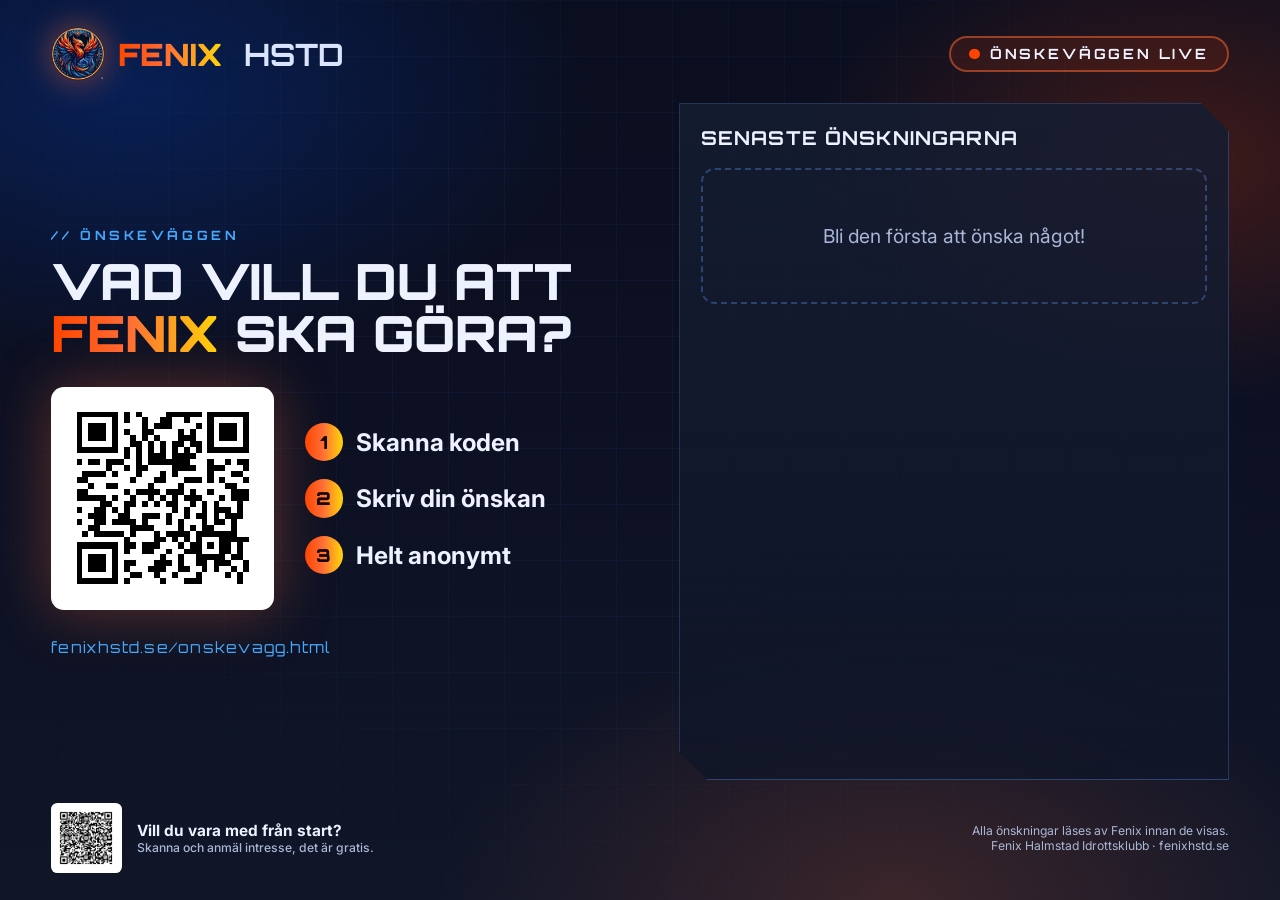
<file: onskevagg-skarm.html>
<!DOCTYPE html>
<html lang="sv">
<head>
  <meta charset="UTF-8" />
  <meta name="viewport" content="width=device-width, initial-scale=1.0" />
  <title>Önskeväggen — storskärm</title>
  <meta name="robots" content="noindex" />
  <link rel="icon" type="image/png" sizes="64x64" href="images/site/favicon-64.png" />
  <link rel="preconnect" href="https://fonts.googleapis.com" />
  <link rel="preconnect" href="https://fonts.gstatic.com" crossorigin />
  <link href="https://fonts.googleapis.com/css2?family=Orbitron:wght@500;700;900&family=Inter:wght@400;500;600;700&display=swap" rel="stylesheet" />
  <style>
    :root { --fire:#ff4500; --gold:#ffd60a; --ember:#ff6b35; --blue-light:#44aaff; --bg:#0c1022; --bg2:#101628;
      --line:rgba(100,160,255,.16); --line-strong:rgba(100,160,255,.32); --text:#eef2ff; --text-muted:#a9b6d6;
      --grad-fire:linear-gradient(90deg,#ff4500 0%,#ff6b35 45%,#ffd60a 100%);
      --font-head:'Orbitron',system-ui,sans-serif; --font-body:'Inter',system-ui,sans-serif; }
    *, *::before, *::after { box-sizing: border-box; margin: 0; padding: 0; }
    body { color: var(--text); font-family: var(--font-body); -webkit-font-smoothing: antialiased;
      background:
        radial-gradient(60vw 50vh at 10% 10%, rgba(0,85,255,.24), transparent 60%),
        radial-gradient(50vw 45vh at 92% 18%, rgba(255,69,0,.22), transparent 60%),
        radial-gradient(60vw 50vh at 70% 100%, rgba(255,107,53,.18), transparent 60%),
        linear-gradient(180deg,#0a0e1f 0%,#0c1022 45%,#101628 100%); }
    .grid-overlay { position: fixed; inset: 0; pointer-events: none;
      background-image: linear-gradient(rgba(68,170,255,.05) 1px,transparent 1px),linear-gradient(90deg,rgba(68,170,255,.05) 1px,transparent 1px);
      background-size: 56px 56px; -webkit-mask-image: radial-gradient(ellipse at 50% 40%,#000 30%,transparent 85%); }
    h1, h2 { font-family: var(--font-head); }
    .hud-label { display: block; font-family: var(--font-head); font-weight: 700; letter-spacing: .28em; text-transform: uppercase; color: var(--blue-light); }
    .logo-fenix { background: var(--grad-fire); -webkit-background-clip: text; background-clip: text; color: transparent; }
    @keyframes pulse { 0% { box-shadow: 0 0 0 0 rgba(255,69,0,.7); } 70% { box-shadow: 0 0 0 12px rgba(255,69,0,0); } 100% { box-shadow: 0 0 0 0 rgba(255,69,0,0); } }
    html, body { height: 100%; overflow: hidden; }
    body { font-size: clamp(14px, 1.1vw, 22px); }
    .screen { position: relative; z-index: 2; height: 100vh; display: grid; grid-template-rows: auto 1fr auto; padding: 3vh 4vw; gap: 2.5vh; }
    .top { display: flex; align-items: center; justify-content: space-between; }
    .brand { display: flex; align-items: center; gap: 1vw; font-family: var(--font-head); font-weight: 900; font-size: 2.4vw; }
    .brand img { width: 4.2vw; height: 4.2vw; filter: drop-shadow(0 0 16px rgba(255, 107, 53, .5)); }
    .brand .hstd { color: #dbe4ff; font-weight: 700; margin-left: .3em; }
    .live { display: flex; align-items: center; gap: .8vw; font-family: var(--font-head); font-weight: 700; font-size: 1.1vw; letter-spacing: .2em; text-transform: uppercase; color: var(--text); padding: .8vh 1.4vw; border: 2px solid rgba(255, 107, 53, .5); border-radius: 999px; background: rgba(255, 69, 0, .1); }
    .live .dot { width: .8vw; height: .8vw; border-radius: 50%; background: var(--fire); animation: pulse 1.8s infinite; }

    .main { display: grid; grid-template-columns: 1.05fr 1fr; gap: 4vw; min-height: 0; }
    .ask { display: flex; flex-direction: column; justify-content: center; min-height: 0; }
    .ask .hud-label { font-size: 1vw; margin-bottom: 1.5vh; }
    .ask h1 { font-size: 3.9vw; font-weight: 900; text-transform: uppercase; line-height: 1.04; margin-bottom: 3vh; }
    .ask h1 .f { background: var(--grad-fire); -webkit-background-clip: text; background-clip: text; color: transparent; }
    .scan { display: flex; align-items: center; gap: 2.4vw; }
    .qr { background: #fff; padding: 1.2vw; border-radius: 1vw; box-shadow: 0 0 60px rgba(255, 107, 53, .35); }
    .qr img { width: min(15vw, 30vh); height: min(15vw, 30vh); display: block; image-rendering: pixelated; }
    .steps { list-style: none; display: grid; gap: 2vh; }
    .steps li { display: flex; align-items: center; gap: 1vw; font-weight: 700; font-size: 1.9vw; color: var(--text); }
    .steps span { flex: none; display: grid; place-items: center; width: 3vw; height: 3vw; border-radius: 50%; background: var(--grad-fire); color: #160700; font-family: var(--font-head); font-weight: 900; font-size: 1.4vw; }
    .url { margin-top: 3vh; font-family: var(--font-head); font-size: 1.2vw; letter-spacing: .08em; color: var(--blue-light); }

    .wall { display: flex; flex-direction: column; min-height: 0; padding: 2.4vh 1.6vw; background: linear-gradient(180deg, rgba(21, 29, 50, .85), rgba(16, 22, 40, .85)); border: 1px solid var(--line-strong); clip-path: polygon(0 0, calc(100% - 28px) 0, 100% 28px, 100% 100%, 28px 100%, 0 calc(100% - 28px)); }
    .wall-head { display: flex; justify-content: space-between; align-items: baseline; margin-bottom: 2vh; }
    .wall-head h2 { font-size: 1.5vw; text-transform: uppercase; letter-spacing: .06em; }
    .wall-head span { color: var(--gold); font-family: var(--font-head); font-weight: 900; font-size: 1.5vw; }
    .feed { list-style: none; display: grid; gap: 1.4vh; overflow: hidden; align-content: start; min-height: 0; flex: 1;
      -webkit-mask-image: linear-gradient(to bottom, #000 82%, transparent 100%); mask-image: linear-gradient(to bottom, #000 82%, transparent 100%); }
    .comment { display: grid; grid-template-columns: 3vw 1fr; gap: 1vw; padding: 1.4vh 1.1vw; background: rgba(12, 16, 34, .7); border: 1px solid var(--line); border-radius: 12px; animation: in .6s ease both; }
    .comment .av { width: 3vw; height: 3vw; border-radius: 50%; display: grid; place-items: center; background: var(--av, var(--grad-fire)); font-family: var(--font-head); font-weight: 900; color: #160700; font-size: 1.2vw; }
    .comment .meta { display: flex; gap: .7vw; align-items: baseline; margin-bottom: .3vh; }
    .comment .who { font-weight: 700; color: var(--text); font-size: 1vw; }
    .comment time { color: var(--text-muted); font-size: .9vw; }
    .comment p { color: var(--text); font-size: 1.35vw; font-weight: 600; line-height: 1.35; overflow-wrap: anywhere; }
    .empty { color: var(--text-muted); font-size: 1.5vw; text-align: center; padding: 6vh 2vw; border: 2px dashed var(--line-strong); border-radius: 14px; }
    @keyframes in { from { opacity: 0; transform: translateY(-12px); } to { opacity: 1; transform: none; } }

    .bottom { display: flex; align-items: center; justify-content: space-between; gap: 2vw; }
    .jn { display: flex; align-items: center; gap: 1.2vw; }
    .jn img { width: 5.5vw; height: 5.5vw; background: #fff; padding: .4vw; border-radius: .5vw; }
    .jn div { font-weight: 700; font-size: 1.2vw; color: var(--text); }
    .jn small { display: block; font-weight: 500; color: var(--text-muted); font-size: .95vw; }
    .note { color: var(--text-muted); font-size: .95vw; text-align: right; }

    /* ── Stående skärm (montern): väggen får mest plats ── */
    @media (orientation: portrait) {
      .screen { padding: 3vh 6vw 2.6vh; gap: 2vh; }
      .brand { font-size: 4.3vw; gap: 2vw; }
      .brand img { width: 7.5vw; height: 7.5vw; }
      .live { font-size: 2.2vw; padding: .9vh 2.6vw; gap: 1.6vw; letter-spacing: .14em; white-space: nowrap; }
      .live .dot { width: 1.8vw; height: 1.8vw; }
      .main { grid-template-columns: 1fr; grid-template-rows: auto 1fr; gap: 2.2vh; }
      .ask { justify-content: flex-start; }
      .ask .hud-label { font-size: 2.4vw; margin-bottom: 1vh; }
      .ask h1 { font-size: 7.4vw; margin-bottom: 2vh; }
      .scan { gap: 5vw; align-items: center; }
      .qr { padding: 2vw; border-radius: 2vw; }
      .qr img { width: 33vw; height: 33vw; }
      .steps { gap: 1.8vh; }
      .steps li { font-size: 4.4vw; gap: 2.6vw; white-space: nowrap; }
      .steps span { width: 7vw; height: 7vw; font-size: 3.4vw; }
      .url { font-size: 2.9vw; margin-top: 1.6vh; }
      .wall { padding: 2vh 4vw; }
      .wall-head { margin-bottom: 1.6vh; }
      .wall-head h2 { font-size: 3.4vw; }
      .wall-head span { font-size: 3.4vw; }
      .feed { gap: 1.2vh; }
      .comment { grid-template-columns: 7.5vw 1fr; gap: 3vw; padding: 1.4vh 3vw; }
      .comment .av { width: 7.5vw; height: 7.5vw; font-size: 3.2vw; }
      .comment .who { font-size: 2.6vw; }
      .comment time { font-size: 2.3vw; }
      .comment p { font-size: 3.6vw; }
      .empty { font-size: 3.6vw; }
      .bottom { gap: 3vw; }
      .jn { gap: 2.6vw; }
      .jn img { width: 12vw; height: 12vw; padding: .8vw; border-radius: 1.2vw; }
      .jn div { font-size: 3vw; }
      .jn small { font-size: 2.4vw; }
      .note { font-size: 2.1vw; }
    }
    @media (prefers-reduced-motion: reduce) { .comment, .live .dot { animation: none; } }
  </style>
</head>
<body>
  <div class="grid-overlay" aria-hidden="true"></div>
  <div class="screen">
    <div class="top">
      <div class="brand"><img src="images/site/fenix-logo-96.png" alt=""><span class="logo-fenix">FENIX</span><span class="hstd">HSTD</span></div>
      <div class="live"><span class="dot" aria-hidden="true"></span>Önskeväggen live</div>
    </div>

    <div class="main">
      <section class="ask">
        <span class="hud-label">// Önskeväggen</span>
        <h1>Vad vill du att <span class="f">Fenix</span> ska göra?</h1>
        <div class="scan">
          <div class="qr"><img src="images/site/qr-onskevagg.png" alt="QR-kod till fenixhstd.se/onskevagg.html"></div>
          <ol class="steps">
            <li><span>1</span>Skanna koden</li>
            <li><span>2</span>Skriv din önskan</li>
            <li><span>3</span>Helt anonymt</li>
          </ol>
        </div>
        <div class="url">fenixhstd.se/onskevagg.html</div>
      </section>

      <section class="wall" aria-labelledby="wall-title">
        <div class="wall-head"><h2 id="wall-title">Senaste önskningarna</h2><span id="total"></span></div>
        <ul class="feed" id="feed"><li class="empty">Bli den första att önska något!</li></ul>
      </section>
    </div>

    <div class="bottom">
      <div class="jn"><img src="images/site/qr-anmalan.png" alt="QR-kod till anmälan"><div>Vill du vara med från start?<small>Skanna och anmäl intresse, det är gratis.</small></div></div>
      <div class="note">Alla önskningar läses av Fenix innan de visas.<br>Fenix Halmstad Idrottsklubb · fenixhstd.se</div>
    </div>
  </div>

  <script src="onskevagg.js"></script>
  <script>
  const feed = document.getElementById('feed');
  const total = document.getElementById('total');
  let shown = '';
  async function refresh() {
    try {
      const items = await owLoadApproved();
      if (!items || !items.length) return;
      const key = items.map(i => i.text).join('|');
      total.textContent = `${items.length} st`;
      if (key === shown) { // bara uppdatera tiderna
        feed.querySelectorAll('time').forEach((t, i) => { if (items[i]) t.textContent = owAgo(items[i].date); });
        return;
      }
      shown = key;
      feed.innerHTML = '';
      items.slice(0, 8).forEach((it, i) => feed.append(owComment(it, i)));
    } catch { /* behåll det som syns om nätet hackar */ }
  }
  refresh();
  setInterval(refresh, 20000);
  </script>
</body>
</html>
</file>
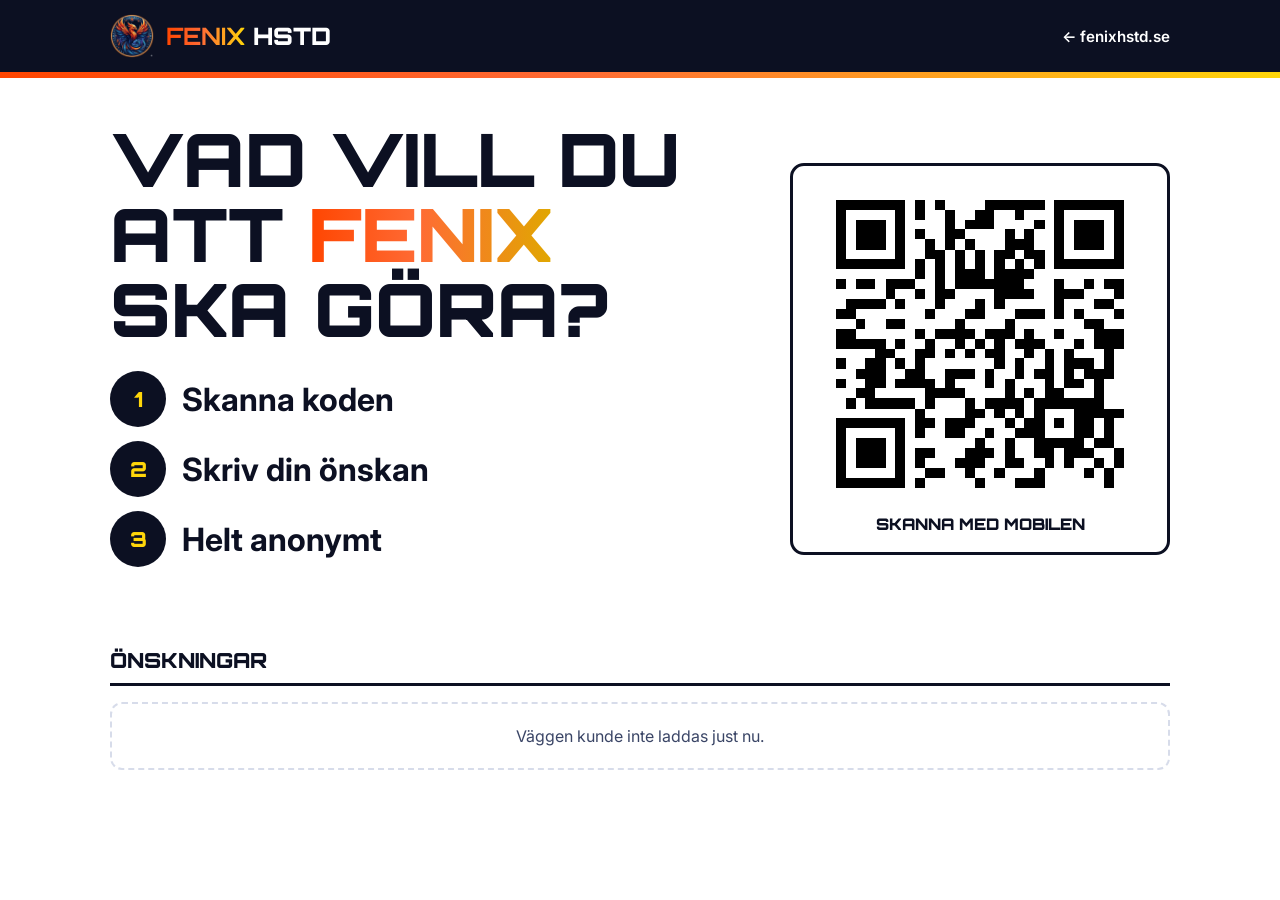
<file: onskevagg.html>
<!DOCTYPE html>
<html lang="sv">
<head>
  <meta charset="UTF-8" />
  <meta name="viewport" content="width=device-width, initial-scale=1.0" />
  <title>Önskeväggen — Fenix HSTD</title>
  <meta name="description" content="Vad vill du att Fenix Halmstad Idrottsklubb ska göra? Skriv din önskan anonymt på Önskeväggen." />
  <link rel="canonical" href="https://fenixhstd.se/onskevagg.html" />
  <link rel="icon" type="image/png" sizes="64x64" href="images/site/favicon-64.png" />
  <link rel="apple-touch-icon" href="images/site/apple-touch-icon.png" />
  <meta name="theme-color" content="#0c1022" />
  <meta property="og:type" content="website" />
  <meta property="og:url" content="https://fenixhstd.se/onskevagg.html" />
  <meta property="og:title" content="Önskeväggen — vad vill du att Fenix ska göra?" />
  <meta property="og:description" content="Skriv din önskan anonymt. Fenix Halmstad Idrottsklubb läser allt." />
  <meta property="og:image" content="https://fenixhstd.se/images/site/og-delningsbild.jpg" />
  <meta name="robots" content="index, follow" />
  <link rel="preconnect" href="https://fonts.googleapis.com" />
  <link rel="preconnect" href="https://fonts.gstatic.com" crossorigin />
  <link href="https://fonts.googleapis.com/css2?family=Orbitron:wght@700;900&family=Inter:wght@400;500;600;700&display=swap" rel="stylesheet" />
  <style>
    :root { --navy: #0c1022; --ink: #0c1022; --muted: #3a4566; --line: #d7dcea; --fire: #ff4500; --gold: #ffd60a; --blue: #0055ff;
      --grad: linear-gradient(90deg, #ff4500 0%, #ff6b35 45%, #ffd60a 100%); --grad-text: linear-gradient(90deg, #ff4500, #ff6b35 45%, #e0a800); }
    *, *::before, *::after { box-sizing: border-box; margin: 0; padding: 0; }
    body { font-family: 'Inter', system-ui, sans-serif; color: var(--ink); background: #fff; -webkit-font-smoothing: antialiased; }
    a { color: var(--blue); }
    :focus-visible { outline: 3px solid var(--fire); outline-offset: 3px; }
    .sr-only { position: absolute; width: 1px; height: 1px; overflow: hidden; clip: rect(0,0,0,0); white-space: nowrap; }

    .top { background: var(--navy); }
    .top-in { max-width: 1100px; margin: 0 auto; padding: 14px 20px; display: flex; align-items: center; justify-content: space-between; gap: 16px; }
    .brand { display: flex; align-items: center; gap: 12px; text-decoration: none; font-family: 'Orbitron', sans-serif; font-weight: 900; font-size: 1.5rem; color: #fff; }
    .brand img { width: 44px; height: 44px; }
    .brand b { background: var(--grad); -webkit-background-clip: text; background-clip: text; color: transparent; }
    .top nav a { color: #fff; font-weight: 600; text-decoration: none; font-size: .95rem; }
    .top nav a:hover { color: var(--gold); }
    .bar { height: 6px; background: var(--grad); }

    main { max-width: 1100px; margin: 0 auto; padding: 44px 20px 72px; }
    .label { font-family: 'Orbitron', sans-serif; font-weight: 700; font-size: .9rem; letter-spacing: .3em; text-transform: uppercase; color: var(--blue); }
    h1 { font-family: 'Orbitron', sans-serif; font-weight: 900; text-transform: uppercase; font-size: clamp(2.3rem, 6vw, 4.6rem); line-height: 1.02; margin: 0 0 24px; }
    h1 .f { background: var(--grad-text); -webkit-background-clip: text; background-clip: text; color: transparent; }

    .grid { display: grid; grid-template-columns: 1fr 340px; gap: 40px; align-items: start; }
    .steps { list-style: none; display: grid; gap: 14px; margin-bottom: 28px; }
    .steps li { display: flex; align-items: center; gap: 16px; font-weight: 700; font-size: clamp(1.15rem, 2.4vw, 1.6rem); }
    .steps span { flex: none; display: grid; place-items: center; width: 46px; height: 46px; border-radius: 50%; background: var(--navy); color: var(--gold); font-family: 'Orbitron', sans-serif; font-weight: 900; }

    form { border: 3px solid var(--navy); border-radius: 14px; padding: 18px; background: #fff; }
    label { display: block; font-family: 'Orbitron', sans-serif; font-weight: 700; font-size: .8rem; letter-spacing: .2em; text-transform: uppercase; color: var(--muted); margin-bottom: 10px; }
    textarea { width: 100%; min-height: 120px; resize: vertical; font: inherit; font-size: 1.1rem; line-height: 1.5; color: var(--ink);
      border: 2px solid var(--line); border-radius: 10px; padding: 14px; background: #f7f8fc; }
    textarea:focus { outline: none; border-color: var(--fire); background: #fff; }
    .foot { display: flex; align-items: center; justify-content: space-between; gap: 12px; flex-wrap: wrap; margin-top: 12px; }
    .foot small { color: var(--muted); }
    button { font-family: 'Orbitron', sans-serif; font-weight: 900; font-size: 1rem; letter-spacing: .1em; text-transform: uppercase; color: #160700;
      background: var(--grad); border: 0; border-radius: 10px; padding: 14px 28px; cursor: pointer; }
    button[disabled] { opacity: .5; cursor: not-allowed; }
    .status { min-height: 1.5em; margin-top: 12px; font-weight: 700; color: #0a7a3d; }
    .status.err { color: #c62828; }

    .qr { border: 3px solid var(--navy); border-radius: 14px; padding: 18px; text-align: center; }
    .qr img { width: 100%; max-width: 280px; height: auto; image-rendering: pixelated; display: block; margin: 0 auto 10px; }
    .qr strong { display: block; font-family: 'Orbitron', sans-serif; font-weight: 900; text-transform: uppercase; font-size: 1rem; }
    .qr small { color: var(--muted); }

    .wall { margin-top: 52px; }
    .wall-head { display: flex; justify-content: space-between; align-items: baseline; border-bottom: 3px solid var(--navy); padding-bottom: 10px; margin-bottom: 16px; }
    .wall-head h2 { font-family: 'Orbitron', sans-serif; font-weight: 900; text-transform: uppercase; font-size: 1.3rem; }
    .wall-head span { font-family: 'Orbitron', sans-serif; font-weight: 900; color: var(--fire); }
    .feed { list-style: none; display: grid; gap: 12px; }
    .comment { display: grid; grid-template-columns: 44px 1fr; gap: 14px; padding: 14px 16px; border: 2px solid var(--line); border-radius: 12px; background: #fff; }
    .comment .av { width: 44px; height: 44px; border-radius: 50%; display: grid; place-items: center; background: var(--av, var(--grad)); color: #160700; font-family: 'Orbitron', sans-serif; font-weight: 900; }
    .comment .meta { display: flex; gap: 10px; align-items: baseline; margin-bottom: 2px; }
    .comment .who { font-weight: 700; }
    .comment time { color: var(--muted); font-size: .85rem; }
    .comment p { font-size: 1.05rem; overflow-wrap: anywhere; white-space: pre-wrap; }
    .empty { color: var(--muted); padding: 22px; text-align: center; border: 2px dashed var(--line); border-radius: 12px; }

    .join { margin-top: 48px; display: flex; align-items: center; gap: 18px; padding: 18px; border: 3px solid var(--navy); border-radius: 14px; }
    .join img { width: 96px; height: 96px; flex: none; }
    .join div { font-weight: 700; font-size: 1.1rem; }
    .join small { display: block; font-weight: 500; color: var(--muted); margin-top: 4px; }
    .rules { margin-top: 28px; color: var(--muted); font-size: .92rem; }


    /* Datorn = tavlan (bara önskningarna). Mobilen = här skriver man efter att ha skannat. */
    .steps-phone, .phone-only { display: none; }
    .grid { grid-template-columns: 1fr 380px; align-items: center; }
    .steps-board li { font-size: clamp(1.3rem, 2.6vw, 2rem); }
    .steps-board span { width: 56px; height: 56px; font-size: 1.3rem; }
    .qr img { max-width: 320px; }
    @media (max-width: 820px) {
      .grid { grid-template-columns: 1fr; }
      .qr { display: none; }   /* i mobilen är man redan på sidan */
      .steps-board { display: none; }
      .steps-phone { display: grid; }
      .phone-only { display: block; }
      .join img { display: none; }
    }
  </style>
</head>
<body>
  <header class="top">
    <div class="top-in">
      <a href="index.html" class="brand" aria-label="Fenix HSTD, till startsidan"><img src="images/site/fenix-logo-96.png" alt=""><span><b>FENIX</b> HSTD</span></a>
      <nav><a href="index.html">← fenixhstd.se</a></nav>
    </div>
  </header>
  <div class="bar" aria-hidden="true"></div>

  <main id="main">
    <div class="grid">
      <section>
        <h1>Vad vill du<br>att <span class="f">Fenix</span><br>ska göra?</h1>
        <ol class="steps steps-board">
          <li><span>1</span>Skanna koden</li>
          <li><span>2</span>Skriv din önskan</li>
          <li><span>3</span>Helt anonymt</li>
        </ol>
        <form id="wish-form" class="phone-only" novalidate>
          <label for="wish">Din önskan</label>
          <textarea id="wish" name="wish" maxlength="280" required placeholder="Spel, turneringar eller något helt nytt?"></textarea>
          <div class="foot">
            <small><span id="count">0</span>/280 · Skriv inga namn eller telefonnummer</small>
            <button type="submit" id="send">Skicka</button>
          </div>
          <p class="status" id="status" role="status" aria-live="polite"></p>
        </form>
      </section>

      <aside class="qr">
        <img src="images/site/qr-onskevagg.png" width="280" height="280" alt="QR-kod till fenixhstd.se/onskevagg.html">
        <strong>Skanna med mobilen</strong>
      </aside>
    </div>

    <section class="wall" aria-labelledby="feed-title">
      <div class="wall-head"><h2 id="feed-title">Önskningar</h2><span id="feed-count"></span></div>
      <ul class="feed" id="feed"><li class="empty">Väggen laddas …</li></ul>
    </section>
  </main>

  <script src="onskevagg.js"></script>
  <script>
  const form = document.getElementById('wish-form');
  const wish = document.getElementById('wish');
  const count = document.getElementById('count');
  const statusEl = document.getElementById('status');
  const send = document.getElementById('send');
  const feed = document.getElementById('feed');
  const feedCount = document.getElementById('feed-count');

  wish.addEventListener('input', () => { count.textContent = wish.value.length; });
  const setStatus = (msg, err = false) => { statusEl.textContent = msg; statusEl.classList.toggle('err', err); };

  form.addEventListener('submit', async e => {
    e.preventDefault();
    const text = wish.value.trim();
    if (text.length < 2) { setStatus('Skriv din önskan först.', true); wish.focus(); return; }
    send.disabled = true;
    try {
      await owSend(text);
      wish.value = ''; count.textContent = '0';
      setStatus('Tack! Din önskan syns på väggen när Fenix har läst den.');
    } catch (err) {
      setStatus('Det gick inte att skicka. Försök igen om en stund.', true);
    } finally {
      send.disabled = false;
    }
  });

  function render(items) {
    feed.innerHTML = '';
    if (!items || !items.length) { feed.innerHTML = '<li class="empty">Inga önskningar än. Bli den första!</li>'; feedCount.textContent = ''; return; }
    feedCount.textContent = `${items.length} st`;
    items.forEach((it, i) => feed.append(owComment(it, i)));
  }
  async function loadWall() {
    try { render(await owLoadApproved()); }
    catch { feed.innerHTML = '<li class="empty">Väggen kunde inte laddas just nu.</li>'; }
  }
  loadWall();
  setInterval(loadWall, 60000);
  </script>
</body>
</html>
</file>
<file: style.css>
/* =============================================
   FENIX_HSTD — Hemsida CSS (design nov 2026)
   Färger enligt hemsidan: marinblått, eld-orange → guld, ljusblått.
   Rubriker Orbitron, brödtext Inter.
   ============================================= */

:root {
  --fire: #ff4500;
  --gold: #ffd60a;
  --ember: #ff6b35;
  --blue: #0055ff;
  --blue-light: #44aaff;
  --bg: #0c1022;
  --bg2: #101628;
  --bg3: #151d32;
  --panel: rgba(21, 29, 50, 0.72);
  --line: rgba(100, 160, 255, 0.16);
  --line-strong: rgba(100, 160, 255, 0.32);
  --text: #eef2ff;
  --text-muted: #a9b6d6;
  --grad-fire: linear-gradient(90deg, var(--fire) 0%, var(--ember) 45%, var(--gold) 100%);
  --font-head: 'Orbitron', system-ui, sans-serif;
  --font-body: 'Inter', system-ui, -apple-system, sans-serif;
  --nav-h: 72px;
  --cut: 18px;
  --container: 1200px;
}

*, *::before, *::after { box-sizing: border-box; margin: 0; padding: 0; }

html { scroll-behavior: smooth; scroll-padding-top: calc(var(--nav-h) + 16px); }

body {
  background: var(--bg);
  color: var(--text);
  font-family: var(--font-body);
  font-size: 1rem;
  line-height: 1.65;
  overflow-x: hidden;
  -webkit-font-smoothing: antialiased;
}

body::before {
  content: '';
  position: fixed;
  inset: 0;
  z-index: 0;
  pointer-events: none;
  background:
    radial-gradient(60vw 50vh at 10% 10%, rgba(0, 85, 255, 0.22), transparent 60%),
    radial-gradient(50vw 45vh at 92% 18%, rgba(255, 69, 0, 0.20), transparent 60%),
    radial-gradient(60vw 50vh at 70% 100%, rgba(0, 85, 255, 0.16), transparent 60%),
    linear-gradient(180deg, #0a0e1f 0%, var(--bg) 40%, var(--bg2) 100%);
}

.grid-overlay {
  position: fixed;
  inset: 0;
  z-index: 0;
  pointer-events: none;
  background-image:
    linear-gradient(rgba(68, 170, 255, 0.045) 1px, transparent 1px),
    linear-gradient(90deg, rgba(68, 170, 255, 0.045) 1px, transparent 1px);
  background-size: 56px 56px;
  mask-image: radial-gradient(ellipse at 50% 30%, #000 30%, transparent 80%);
}

#canvas { position: fixed; inset: 0; z-index: 1; pointer-events: none; opacity: 0.55; }

main, .footer, #navbar { position: relative; z-index: 2; }

img { max-width: 100%; display: block; }
a { color: var(--blue-light); text-decoration: none; }
a:hover { color: var(--gold); }
strong { color: var(--text); }

:focus-visible { outline: 2px solid var(--gold); outline-offset: 3px; }

.sr-only {
  position: absolute; width: 1px; height: 1px; padding: 0; margin: -1px;
  overflow: hidden; clip: rect(0, 0, 0, 0); white-space: nowrap; border: 0;
}

.skip-link {
  position: absolute; left: 16px; top: -60px; z-index: 100;
  background: var(--gold); color: #0c1022; font-weight: 700;
  padding: 10px 16px; border-radius: 6px;
}
.skip-link:focus { top: 12px; }

.container { width: 100%; max-width: var(--container); margin: 0 auto; padding: 0 24px; }

/* ── Typografi ── */
h1, h2, h3 { font-family: var(--font-head); line-height: 1.15; letter-spacing: 0.01em; overflow-wrap: break-word; }
.bento > *, .roster > *, .org-grid > *, .news-grid > *, .stats-grid > *, .hero-grid > * { min-width: 0; }
h2 { font-size: clamp(2rem, 4.6vw, 3.4rem); font-weight: 900; text-transform: uppercase; }
h3 { font-size: 1.05rem; font-weight: 700; text-transform: uppercase; letter-spacing: 0.04em; }
p { color: var(--text-muted); }
.lead { font-size: 1.15rem; color: var(--text); }

.hud-label {
  display: inline-block;
  font-family: var(--font-head);
  font-size: 0.72rem;
  font-weight: 700;
  letter-spacing: 0.28em;
  text-transform: uppercase;
  color: var(--blue-light);
  margin-bottom: 14px;
}

.section { padding: clamp(72px, 10vw, 128px) 0; }
.section-header { margin-bottom: 48px; max-width: 760px; }
.section-header h2 {
  background: linear-gradient(90deg, #fff 0%, #dbe6ff 55%, var(--blue-light) 100%);
  -webkit-background-clip: text; background-clip: text; color: transparent;
}
.section-intro { margin-top: 16px; font-size: 1.05rem; }

/* ── Knappar (vinklade hörn) ── */
.btn {
  --c: var(--cut);
  display: inline-flex; align-items: center; justify-content: center; gap: 8px;
  font-family: var(--font-head); font-weight: 700; font-size: 0.85rem;
  letter-spacing: 0.12em; text-transform: uppercase;
  padding: 16px 30px;
  clip-path: polygon(var(--c) 0, 100% 0, 100% calc(100% - var(--c)), calc(100% - var(--c)) 100%, 0 100%, 0 var(--c));
  transition: transform .2s ease, filter .2s ease, background .2s ease;
}
.btn:hover { transform: translateY(-2px); }
.btn-fire { background: var(--grad-fire); color: #160700; }
.btn-fire:hover { color: #160700; filter: brightness(1.1) drop-shadow(0 0 18px rgba(255, 107, 53, .55)); }
.btn-ghost {
  color: var(--text);
  background:
    linear-gradient(var(--bg2), var(--bg2)) padding-box,
    linear-gradient(90deg, var(--blue-light), var(--fire)) border-box;
  border: 1.5px solid transparent;
}
.btn-ghost:hover { color: var(--gold); }
.btn-sm { --c: 10px; padding: 10px 18px; font-size: 0.72rem; }
.btn-lg { padding: 20px 40px; font-size: 0.95rem; }

/* ── Navbar ── */
#navbar {
  position: fixed; top: 0; left: 0; right: 0; height: var(--nav-h);
  z-index: 50;
  transition: background .3s ease, border-color .3s ease;
  border-bottom: 1px solid transparent;
}
#navbar.scrolled {
  background: rgba(12, 16, 34, 0.82);
  backdrop-filter: blur(14px);
  -webkit-backdrop-filter: blur(14px);
  border-bottom-color: var(--line);
}
.nav-inner {
  max-width: var(--container); height: 100%; margin: 0 auto; padding: 0 24px;
  display: flex; align-items: center; justify-content: space-between;
}
.logo { display: flex; align-items: center; gap: 10px; font-family: var(--font-head); font-size: 1.15rem; }
.logo-img { width: 40px; height: 40px; filter: drop-shadow(0 0 10px rgba(255, 107, 53, .45)); }
.logo-fenix { font-weight: 900; background: var(--grad-fire); -webkit-background-clip: text; background-clip: text; color: transparent; }
.logo-tag { color: var(--text-muted); font-weight: 500; margin-left: .3em; }

.nav-links { display: flex; align-items: center; gap: 30px; list-style: none; }
.nav-links a:not(.btn) {
  color: var(--text); font-size: 0.82rem; font-weight: 600; letter-spacing: 0.08em; text-transform: uppercase;
  position: relative; padding: 6px 0;
}
.nav-links a:not(.btn)::after {
  content: ''; position: absolute; left: 0; bottom: 0; height: 2px; width: 0;
  background: var(--grad-fire); transition: width .25s ease;
}
.nav-links a:not(.btn):hover::after, .nav-links a.active::after { width: 100%; }
.nav-links a.active { color: var(--gold); }
.ext { color: var(--blue-light); }

.burger { display: none; background: none; border: 0; cursor: pointer; padding: 10px; }
.burger span { display: block; width: 26px; height: 2px; margin: 6px 0; background: var(--text); transition: transform .25s ease, opacity .25s ease; }
.burger[aria-expanded="true"] span:nth-child(1) { transform: translateY(8px) rotate(45deg); }
.burger[aria-expanded="true"] span:nth-child(2) { opacity: 0; }
.burger[aria-expanded="true"] span:nth-child(3) { transform: translateY(-8px) rotate(-45deg); }

/* ── Hero ── */
#hero {
  position: relative;
  min-height: min(100svh, 920px);
  display: flex; align-items: center;
  padding: calc(var(--nav-h) + 48px) 0 72px;
  overflow: hidden;
}
.hero-bg {
  position: absolute; inset: 0;
  background: url('images/site/hero-bakgrund.jpg') right center / auto 120% no-repeat;
  opacity: 0.14;
  mask-image: linear-gradient(90deg, transparent 0%, #000 60%);
  -webkit-mask-image: linear-gradient(90deg, transparent 0%, #000 60%);
}
.hero-grid { position: relative; display: grid; grid-template-columns: 1.15fr 0.85fr; gap: 48px; align-items: center; }

.live-pill {
  display: inline-flex; align-items: center; gap: 10px;
  padding: 8px 16px 8px 10px; margin-bottom: 28px;
  font-size: 0.85rem; font-weight: 600; color: var(--text);
  background: rgba(255, 69, 0, 0.1);
  border: 1px solid rgba(255, 107, 53, 0.45);
  border-radius: 999px;
}
.live-pill:hover { color: var(--gold); border-color: var(--gold); }
.live-label {
  font-family: var(--font-head); font-size: 0.65rem; letter-spacing: .18em; text-transform: uppercase;
  background: var(--grad-fire); color: #160700; padding: 3px 8px; border-radius: 999px; font-weight: 700;
}
.live-dot { width: 8px; height: 8px; border-radius: 50%; background: var(--fire); box-shadow: 0 0 0 0 rgba(255, 69, 0, .7); animation: pulse 1.8s infinite; }
@keyframes pulse { 0% { box-shadow: 0 0 0 0 rgba(255, 69, 0, .7); } 70% { box-shadow: 0 0 0 10px rgba(255, 69, 0, 0); } 100% { box-shadow: 0 0 0 0 rgba(255, 69, 0, 0); } }

.hero-title {
  font-size: clamp(3rem, 9.5vw, 7.4rem);
  font-weight: 900;
  line-height: 0.95;
  letter-spacing: -0.01em;
  margin-bottom: 26px;
  display: flex; flex-wrap: wrap;
}
.hero-title .glitch {
  position: relative;
  background: var(--grad-fire); -webkit-background-clip: text; background-clip: text; color: transparent;
  filter: drop-shadow(0 0 28px rgba(255, 69, 0, .35));
}
.hero-title-tag { color: var(--text); opacity: .92; }
.hero-title .glitch { margin-right: .28em; }
.glitch::before, .glitch::after {
  content: attr(data-text); position: absolute; left: 0; top: 0;
  background: inherit; -webkit-background-clip: text; background-clip: text; color: transparent;
  opacity: 0;
}
.glitch::before { animation: glitch-a 6s infinite steps(1); }
.glitch::after { animation: glitch-b 6s infinite steps(1); }
@keyframes glitch-a { 0%, 92%, 100% { opacity: 0; transform: none; } 93% { opacity: .8; transform: translate(-4px, 1px); clip-path: inset(10% 0 55% 0); } 95% { opacity: .8; transform: translate(3px, -1px); clip-path: inset(60% 0 8% 0); } }
@keyframes glitch-b { 0%, 93%, 100% { opacity: 0; transform: none; } 94% { opacity: .7; transform: translate(4px, 0); clip-path: inset(35% 0 35% 0); filter: hue-rotate(160deg); } }

.hero-desc { font-size: clamp(1.05rem, 1.6vw, 1.25rem); color: var(--text); max-width: 560px; margin-bottom: 36px; opacity: .9; }
.hero-cta { display: flex; flex-wrap: wrap; gap: 16px; }

.hero-emblem { position: relative; aspect-ratio: 1; max-width: 460px; width: 100%; justify-self: center; display: grid; place-items: center; }
.emblem-img { width: 82%; height: auto; border-radius: 50%; filter: drop-shadow(0 0 50px rgba(255, 69, 0, .35)) drop-shadow(0 0 80px rgba(0, 85, 255, .3)); animation: float 7s ease-in-out infinite; }
@keyframes float { 0%, 100% { transform: translateY(0); } 50% { transform: translateY(-12px); } }
.emblem-ring {
  position: absolute; inset: 2%; border-radius: 50%;
  background: conic-gradient(from 0deg, transparent 0 70%, var(--fire) 80%, var(--gold) 88%, transparent 92%);
  -webkit-mask: radial-gradient(farthest-side, transparent calc(100% - 3px), #000 calc(100% - 2px));
  mask: radial-gradient(farthest-side, transparent calc(100% - 3px), #000 calc(100% - 2px));
  animation: spin 9s linear infinite;
}
.emblem-ring-2 {
  inset: 8%;
  background: conic-gradient(from 180deg, transparent 0 75%, var(--blue-light) 85%, transparent 92%);
  animation-duration: 14s; animation-direction: reverse; opacity: .8;
}
@keyframes spin { to { transform: rotate(360deg); } }
.hud-corner { position: absolute; width: 26px; height: 26px; border: 2px solid var(--blue-light); opacity: .7; }
.hud-corner.tl { top: 0; left: 0; border-right: 0; border-bottom: 0; }
.hud-corner.tr { top: 0; right: 0; border-left: 0; border-bottom: 0; }
.hud-corner.bl { bottom: 0; left: 0; border-right: 0; border-top: 0; }
.hud-corner.br { bottom: 0; right: 0; border-left: 0; border-top: 0; }

/* ── Ticker ── */
.ticker {
  position: relative; z-index: 2;
  background: var(--grad-fire);
  transform: rotate(-1.5deg);
  margin: 0 -2vw;
  padding: 14px 0;
  overflow: hidden;
  box-shadow: 0 10px 40px rgba(255, 69, 0, .25);
}
.ticker-track { display: flex; gap: 28px; width: max-content; animation: ticker 32s linear infinite; }
.ticker span, .ticker i {
  font-family: var(--font-head); font-weight: 900; font-size: 1.05rem; letter-spacing: .14em;
  text-transform: uppercase; color: #160700; font-style: normal; white-space: nowrap;
}
@keyframes ticker { to { transform: translateX(-50%); } }

/* ── Stats ── */
.stats { position: relative; z-index: 2; padding: 72px 0 0; }
.stats-grid { display: grid; grid-template-columns: repeat(5, 1fr); gap: 16px; }
.stat {
  padding: 26px 24px; background: var(--panel); border: 1px solid var(--line);
  clip-path: polygon(0 0, calc(100% - 14px) 0, 100% 14px, 100% 100%, 0 100%);
  position: relative;
}
.stat::before { content: ''; position: absolute; left: 0; top: 0; bottom: 0; width: 3px; background: var(--grad-fire); }
.stat-num { display: block; font-family: var(--font-head); font-weight: 900; font-size: clamp(1.2rem, 2vw, 1.75rem); color: var(--text); white-space: nowrap; }
#antal-medlemmar { background: var(--grad-fire); -webkit-background-clip: text; background-clip: text; color: transparent; font-size: clamp(1.6rem, 2.8vw, 2.4rem); line-height: 1.1; }
.stat-label { display: block; margin-top: 6px; font-size: 0.72rem; letter-spacing: .2em; text-transform: uppercase; color: var(--text-muted); font-weight: 600; }

/* ── Paneler ── */
.panel {
  position: relative;
  padding: 30px;
  background: linear-gradient(180deg, rgba(21, 29, 50, .85), rgba(16, 22, 40, .85));
  border: 1px solid var(--line);
  clip-path: polygon(0 0, calc(100% - var(--cut)) 0, 100% var(--cut), 100% 100%, var(--cut) 100%, 0 calc(100% - var(--cut)));
  transition: transform .25s ease, border-color .25s ease, background .25s ease;
}
.panel::after {
  content: ''; position: absolute; left: 0; right: 0; top: 0; height: 2px;
  background: linear-gradient(90deg, var(--blue-light), transparent 60%);
  opacity: .6;
}
.panel:hover { transform: translateY(-4px); border-color: var(--line-strong); }
.panel h3 { margin-bottom: 10px; color: var(--text); }
.panel p + p { margin-top: 14px; }
.panel-icon { display: inline-grid; place-items: center; width: 48px; height: 48px; margin-bottom: 18px; font-size: 1.5rem; background: rgba(68, 170, 255, .08); border: 1px solid var(--line); border-radius: 10px; }

.bento { display: grid; gap: 18px; }
.om-bento { grid-template-columns: 1.6fr 1fr 1fr; grid-template-rows: auto auto; }
.om-bento .panel-lg { grid-row: span 2; }
.om-bento .panel:nth-child(4) { grid-column: 2 / span 2; }

.akt-bento { grid-template-columns: repeat(3, 1fr); }
.akt-feature { grid-row: span 2; display: flex; flex-direction: column; background: linear-gradient(160deg, rgba(255, 69, 0, .16), rgba(16, 22, 40, .9) 55%); border-color: rgba(255, 107, 53, .35); }
.akt-feature h3 { font-size: 1.5rem; }
.akt-feature .btn { margin-top: auto; align-self: flex-start; }
.akt ul { list-style: none; margin: 16px 0 22px; display: grid; gap: 8px; }
.akt li { position: relative; padding-left: 20px; font-size: .92rem; color: var(--text); }
.akt li::before { content: ''; position: absolute; left: 0; top: .55em; width: 8px; height: 8px; background: var(--grad-fire); clip-path: polygon(50% 0, 100% 50%, 50% 100%, 0 50%); }
.akt-tag {
  display: inline-block; margin-bottom: 16px; padding: 4px 10px;
  font-family: var(--font-head); font-size: .62rem; font-weight: 700; letter-spacing: .2em; text-transform: uppercase;
  color: #160700; background: var(--grad-fire);
}

/* ── Arena ── */
.arena {
  position: relative; overflow: hidden; min-height: 460px;
  clip-path: polygon(0 0, calc(100% - 32px) 0, 100% 32px, 100% 100%, 32px 100%, 0 calc(100% - 32px));
  border: 1px solid var(--line);
}
.arena-img { position: absolute; inset: 0; width: 100%; height: 100%; object-fit: cover; }
.arena-overlay {
  position: relative; padding: clamp(32px, 6vw, 72px);
  max-width: 720px; min-height: 460px;
  display: flex; flex-direction: column; justify-content: center;
  background: linear-gradient(90deg, rgba(12, 16, 34, .96) 0%, rgba(12, 16, 34, .85) 60%, rgba(12, 16, 34, 0) 100%);
}
.arena-overlay h2 { background: var(--grad-fire); -webkit-background-clip: text; background-clip: text; color: transparent; margin-bottom: 14px; }
.arena-chips { list-style: none; display: flex; flex-wrap: wrap; gap: 10px; margin: 24px 0; }
.arena-chips li { padding: 8px 14px; font-size: .85rem; font-weight: 600; background: rgba(68, 170, 255, .1); border: 1px solid var(--line-strong); border-radius: 999px; }
.arena-status { display: flex; align-items: center; gap: 10px; font-family: var(--font-head); font-size: .75rem; letter-spacing: .14em; text-transform: uppercase; color: var(--gold); }
.status-dot { width: 8px; height: 8px; border-radius: 50%; background: var(--gold); box-shadow: 0 0 12px var(--gold); }

/* ── Nyheter ── */
.news-grid { display: grid; grid-template-columns: 1fr 1fr; gap: 18px; }
.news-card { display: flex; flex-direction: column; }
.news-card.featured { grid-column: 1 / -1; padding: clamp(30px, 4vw, 48px); border-color: rgba(255, 107, 53, .4); background: linear-gradient(160deg, rgba(255, 69, 0, .14), rgba(16, 22, 40, .9) 60%); }
.news-card.featured h3 { font-size: clamp(1.3rem, 2.4vw, 1.8rem); }
.news-meta { display: flex; align-items: center; gap: 12px; margin-bottom: 14px; }
.news-tag { padding: 4px 10px; font-family: var(--font-head); font-size: .62rem; font-weight: 700; letter-spacing: .18em; text-transform: uppercase; color: #160700; background: var(--grad-fire); }
.news-date { font-size: .8rem; letter-spacing: .08em; color: var(--blue-light); font-weight: 600; text-transform: uppercase; }
.news-card h3 { text-transform: none; letter-spacing: 0; font-size: 1.1rem; }
.news-card p { font-size: .95rem; }
.news-empty { color: var(--text-muted); }

/* ── Styrelse (roster) ── */
.roster { display: grid; grid-template-columns: repeat(3, 1fr); gap: 18px; }
.player {
  position: relative; padding: 34px 28px 30px;
  background: linear-gradient(180deg, rgba(0, 85, 255, .14), rgba(16, 22, 40, .92) 50%);
  border: 1px solid var(--line);
  clip-path: polygon(0 0, 100% 0, 100% calc(100% - 26px), calc(100% - 26px) 100%, 0 100%);
  transition: transform .25s ease, border-color .25s ease;
}
.player:hover { transform: translateY(-6px); border-color: rgba(255, 107, 53, .5); }
.player-avatar {
  width: 84px; height: 84px; display: grid; place-items: center; margin-bottom: 22px;
  font-family: var(--font-head); font-weight: 900; font-size: 2rem; color: #160700;
  background: var(--grad-fire);
  clip-path: polygon(25% 0, 75% 0, 100% 50%, 75% 100%, 25% 100%, 0 50%);
}
.player-role { display: block; font-family: var(--font-head); font-size: .7rem; letter-spacing: .24em; text-transform: uppercase; color: var(--blue-light); font-weight: 700; margin-bottom: 6px; }
.player h3 { font-size: 1.25rem; margin-bottom: 12px; }
.player p { font-size: .93rem; }

/* ── Organisationer ── */
.org-grid { display: grid; grid-template-columns: repeat(4, 1fr); gap: 18px; }
.org { display: flex; flex-direction: column; }
.org h3 { text-transform: none; letter-spacing: 0; font-size: .92rem; }
.org p { font-size: .92rem; margin-bottom: 16px; }
.org a { margin-top: auto; font-weight: 600; font-size: .9rem; }
.org-logo { height: 84px; display: flex; align-items: center; margin-bottom: 18px; }
.org-logo img { max-height: 84px; width: auto; background: #fff; padding: 8px; border-radius: 10px; }
.org-fallback { display: grid; place-items: center; width: 84px; height: 84px; border-radius: 10px; background: #fff; color: #0c1022; font-family: var(--font-head); font-weight: 900; }

/* ── Sponsor ── */
.sponsor { display: grid; grid-template-columns: 220px 1fr; gap: 36px; align-items: center; }
.sponsor-logo img { width: 100%; height: auto; border-radius: 28px; box-shadow: 0 0 40px rgba(255, 214, 10, .15); }
.sponsor-body h3 { font-size: 1.4rem; }
.sponsor-body p { margin-bottom: 14px; }
.sponsor-body a { font-weight: 600; }
.sponsor-cta { margin-top: 26px; text-align: center; }

/* ── Gå med ── */
.join {
  position: relative; overflow: hidden; text-align: center;
  padding: clamp(40px, 7vw, 88px) clamp(24px, 6vw, 80px);
  background: linear-gradient(160deg, rgba(255, 69, 0, .18), rgba(0, 85, 255, .14) 60%, rgba(16, 22, 40, .95));
  border: 1px solid rgba(255, 107, 53, .4);
  clip-path: polygon(0 0, calc(100% - 36px) 0, 100% 36px, 100% 100%, 36px 100%, 0 calc(100% - 36px));
}
.join-glow { position: absolute; width: 520px; height: 520px; left: 50%; top: -260px; transform: translateX(-50%); background: radial-gradient(circle, rgba(255, 107, 53, .35), transparent 65%); pointer-events: none; }
.join h2 { position: relative; background: var(--grad-fire); -webkit-background-clip: text; background-clip: text; color: transparent; }
.join-lead { position: relative; max-width: 680px; margin: 18px auto 34px; color: var(--text); }
.join-steps { position: relative; list-style: none; display: grid; grid-template-columns: repeat(3, 1fr); gap: 14px; max-width: 860px; margin: 0 auto 36px; }
.join-steps li { display: flex; align-items: center; gap: 12px; padding: 16px 18px; background: rgba(12, 16, 34, .6); border: 1px solid var(--line); text-align: left; font-weight: 600; font-size: .95rem; }
.step-num { font-family: var(--font-head); font-weight: 900; color: var(--gold); font-size: 1.1rem; }
.join-mail { position: relative; margin-top: 20px; font-size: .92rem; }
.social-links { position: relative; display: flex; justify-content: center; flex-wrap: wrap; gap: 12px; margin-top: 28px; }
.social-link { display: inline-flex; align-items: center; gap: 8px; padding: 10px 18px; color: var(--text); border: 1px solid var(--line-strong); border-radius: 999px; font-weight: 600; font-size: .9rem; transition: border-color .2s ease, color .2s ease; }
.social-link svg { width: 18px; height: 18px; }
.social-link:hover { border-color: var(--gold); color: var(--gold); }

/* ── Footer ── */
.footer { border-top: 1px solid var(--line); padding: 48px 0 32px; background: rgba(10, 14, 31, .8); }
.footer-inner { display: flex; justify-content: space-between; align-items: center; gap: 24px; flex-wrap: wrap; }
.footer-brand { display: flex; align-items: center; gap: 14px; }
.footer-wordmark { font-family: var(--font-head); font-size: 1.2rem; }
.footer-brand p { font-size: .85rem; }
.footer-links { display: flex; flex-wrap: wrap; gap: 22px; }
.footer-links a { color: var(--text-muted); font-size: .9rem; font-weight: 600; }
.footer-links a:hover { color: var(--gold); }
.footer-bottom { display: flex; justify-content: space-between; flex-wrap: wrap; gap: 12px; margin-top: 32px; padding-top: 22px; border-top: 1px solid var(--line); font-size: .82rem; }
.footer-motto { font-family: var(--font-head); letter-spacing: .12em; color: var(--ember); }

/* ── Reveal ── */
.reveal { opacity: 0; transform: translateY(24px); transition: opacity .7s ease, transform .7s ease; transition-delay: var(--delay, 0s); }
.reveal.visible { opacity: 1; transform: none; }

/* ── Responsivt ── */
@media (max-width: 1024px) {
  .hero-grid { grid-template-columns: 1fr; text-align: left; }
  .hero-emblem { max-width: 320px; grid-row: 1; justify-self: start; }
  .org-grid { grid-template-columns: repeat(2, 1fr); }
  .om-bento { grid-template-columns: 1fr 1fr; }
  .om-bento .panel-lg { grid-column: span 2; grid-row: auto; }
  .om-bento .panel:nth-child(4) { grid-column: span 2; }
  .akt-bento { grid-template-columns: 1fr 1fr; }
}

@media (max-width: 820px) {
  .burger { display: block; position: relative; z-index: 60; }
  .nav-links {
    position: fixed; inset: 0; z-index: 55;
    flex-direction: column; justify-content: center; gap: 28px;
    background: rgba(12, 16, 34, .97);
    backdrop-filter: blur(10px);
    transform: translateX(100%); transition: transform .3s ease; visibility: hidden;
  }
  .nav-links.open { transform: none; visibility: visible; }
  .nav-links a:not(.btn) { font-size: 1.2rem; }
  .stats-grid { grid-template-columns: repeat(2, 1fr); }
  .stats-grid .stat:first-child { grid-column: span 2; }
  .news-grid { grid-template-columns: 1fr; }
  .news-card.featured { grid-column: auto; }
  .roster { grid-template-columns: 1fr; }
  .sponsor { grid-template-columns: 1fr; }
  .sponsor-logo { max-width: 160px; }
  .join-steps { grid-template-columns: 1fr; }
}

@media (max-width: 560px) {
  .akt-feature { grid-row: auto; }
  .container, .nav-inner { padding: 0 16px; }
  .om-bento, .akt-bento, .org-grid { grid-template-columns: 1fr; }
  .om-bento .panel-lg, .om-bento .panel:nth-child(4) { grid-column: auto; }
  .panel { padding: 24px; }
  .hero-emblem { max-width: 220px; }
  .btn { padding: 14px 22px; }
  .arena-overlay { background: rgba(12, 16, 34, .9); }
  .footer-inner, .footer-bottom { flex-direction: column; align-items: flex-start; }
}

/* ── Minska rörelse ── */
@media (prefers-reduced-motion: reduce) {
  html { scroll-behavior: auto; }
  *, *::before, *::after { animation: none !important; transition: none !important; }
  .reveal { opacity: 1; transform: none; }
  #canvas { display: none; }
}
</file>
